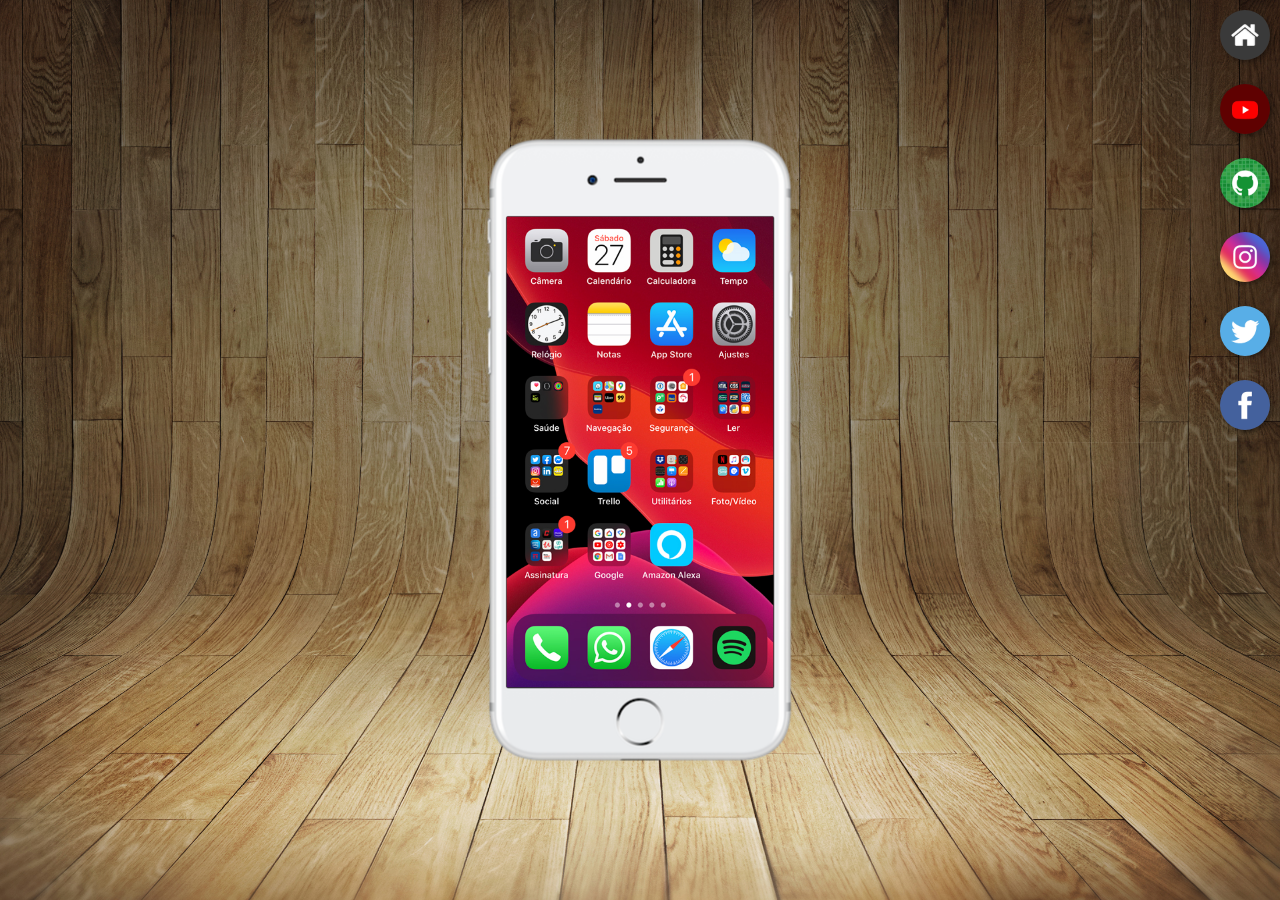
<file: index.html>
<!DOCTYPE html>
<html lang="pt-br">
<head>
    <meta charset="UTF-8">
    <meta name="viewport" content="width=device-width, initial-scale=1.0">
    <link rel="shortcut icon" href="favicon.ico" type="image/x-icon">
    <title>Projeto Redes Sociais</title>
    <link rel="stylesheet" href="estilos/style.css">
</head>
<body>
    <main>
        <section id="telefone">
            <iframe src="home.html" name="tela" id="tela" frameborder="0">Seu navegador não é compatível com isso.</iframe>
        </section>
        <section id="redes-sociais">
            <a href="home.html" target="tela"><img src="imagens/logo-home.jpg" alt="home"></a><br>
            <a href="youtube.html" target="tela"> <img src="imagens/logo-youtube.jpg" alt="youtube"></a><br>
            <a href="github.html" target="tela"><img src="imagens/logo-github.jpg" alt="github"></a><br>
            <a href="instagram.html" target="tela"><img src="imagens/logo-instagram.jpg" alt="instagram"></a><br>
            <a href="twitter.html" target="tela"><img src="imagens/logo-twitter.jpg" alt="twitter"></a><br>
            <a href="facebook.html" target="tela"><img src="imagens/logo-facebook.jpg" alt="facebook"></a><br>
        </section>
    </main>
</body>
</html>
</file>
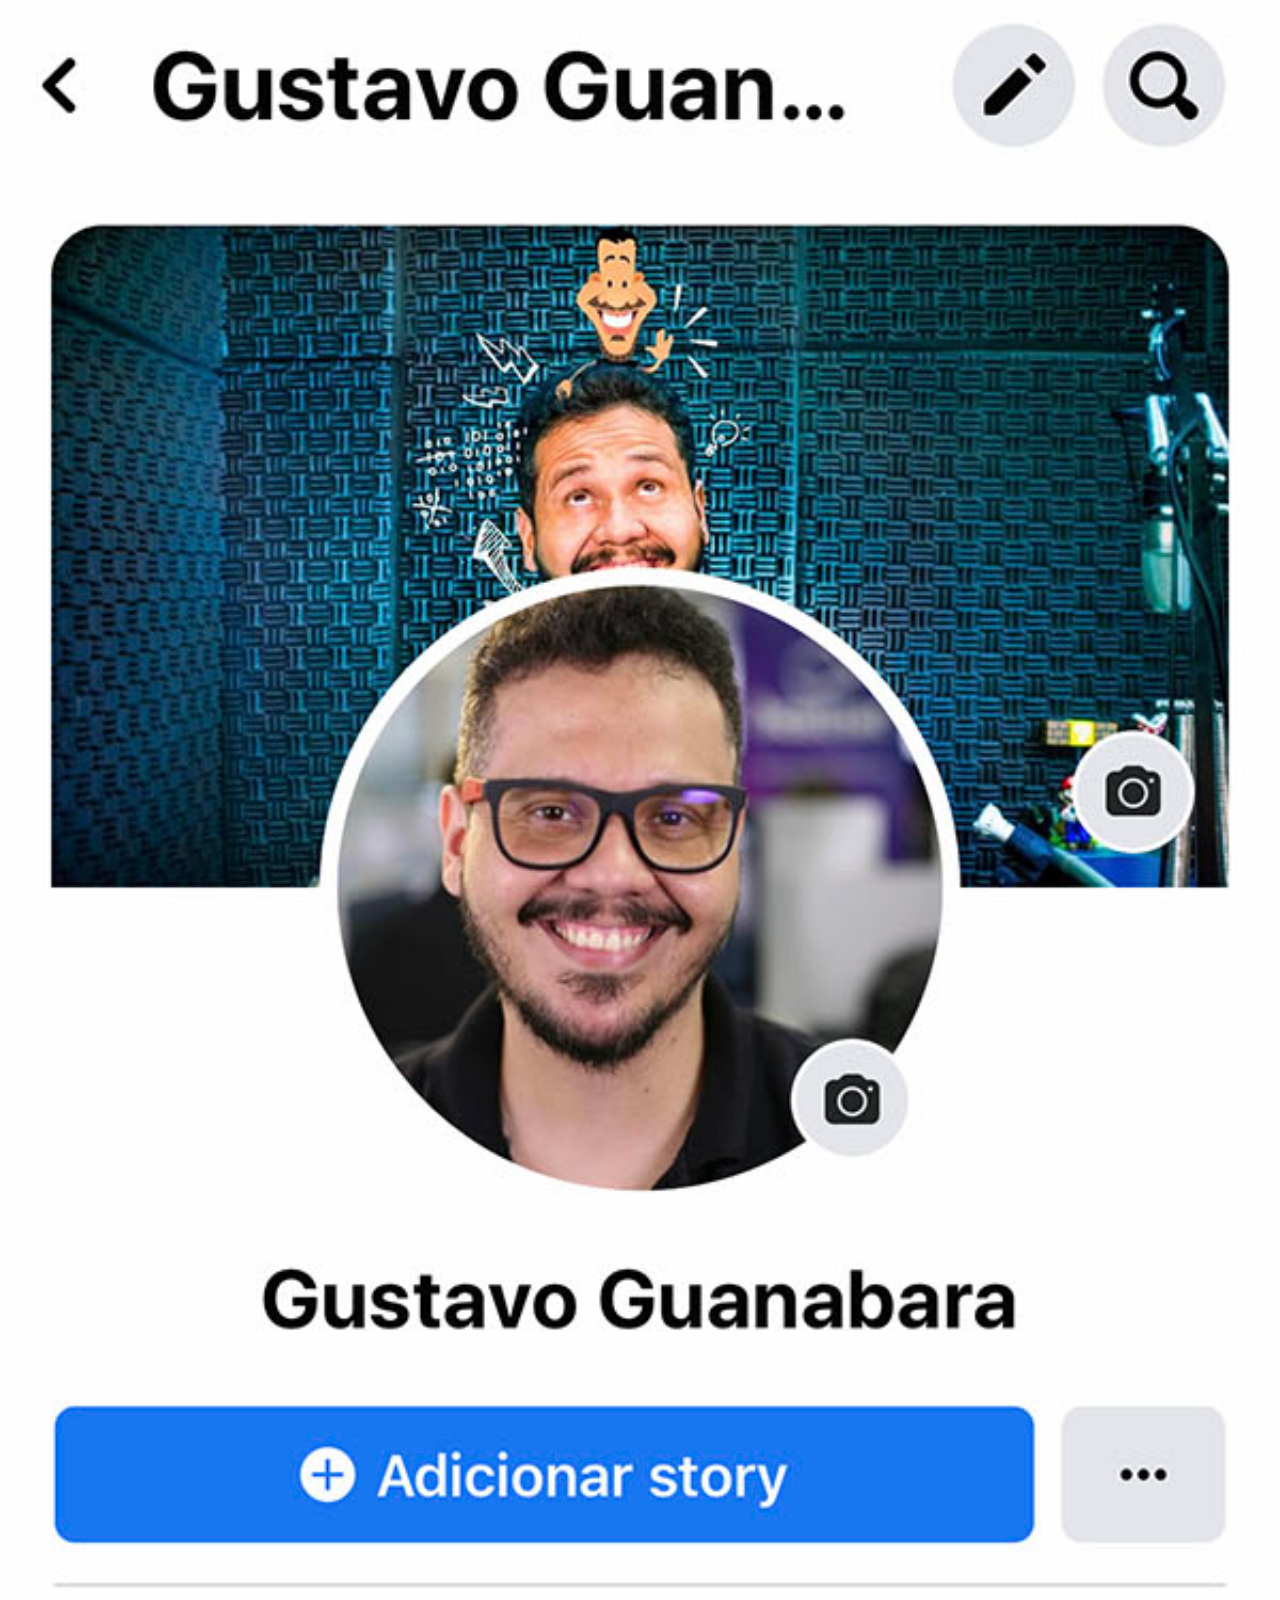
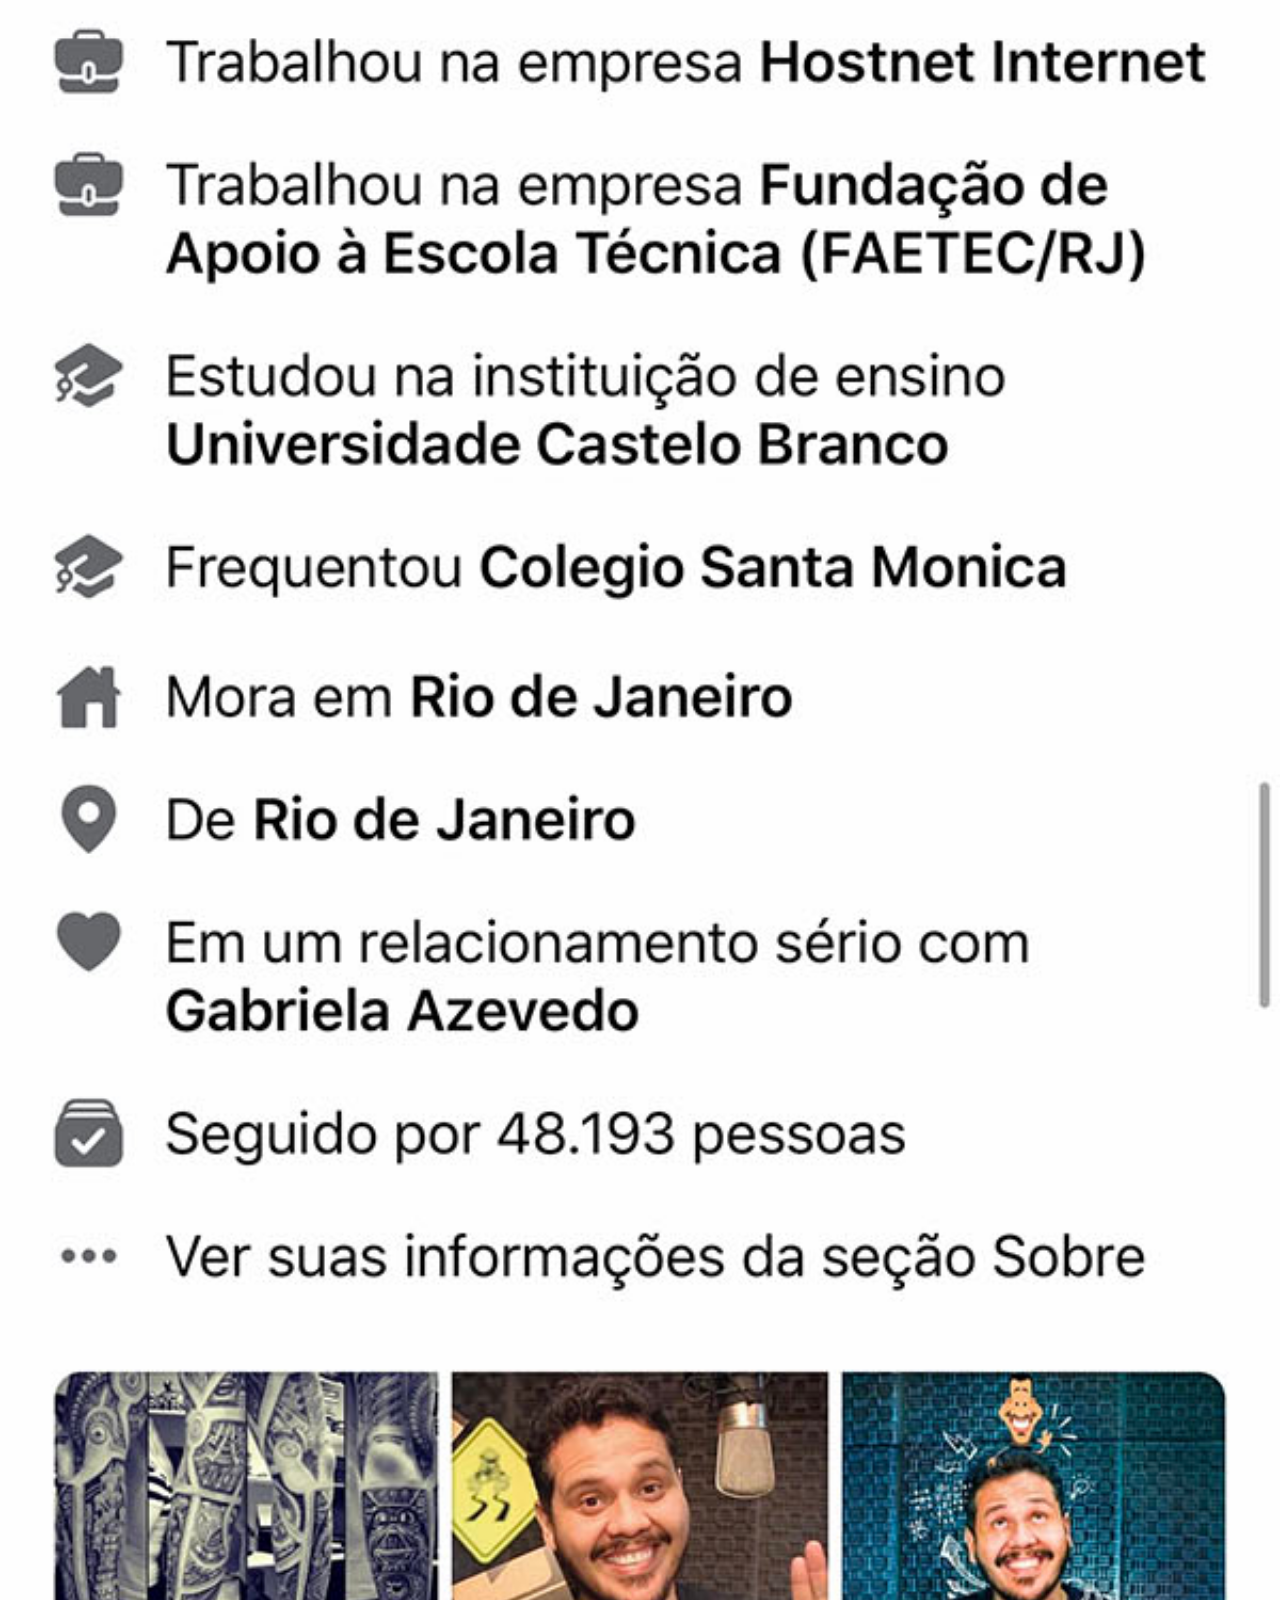
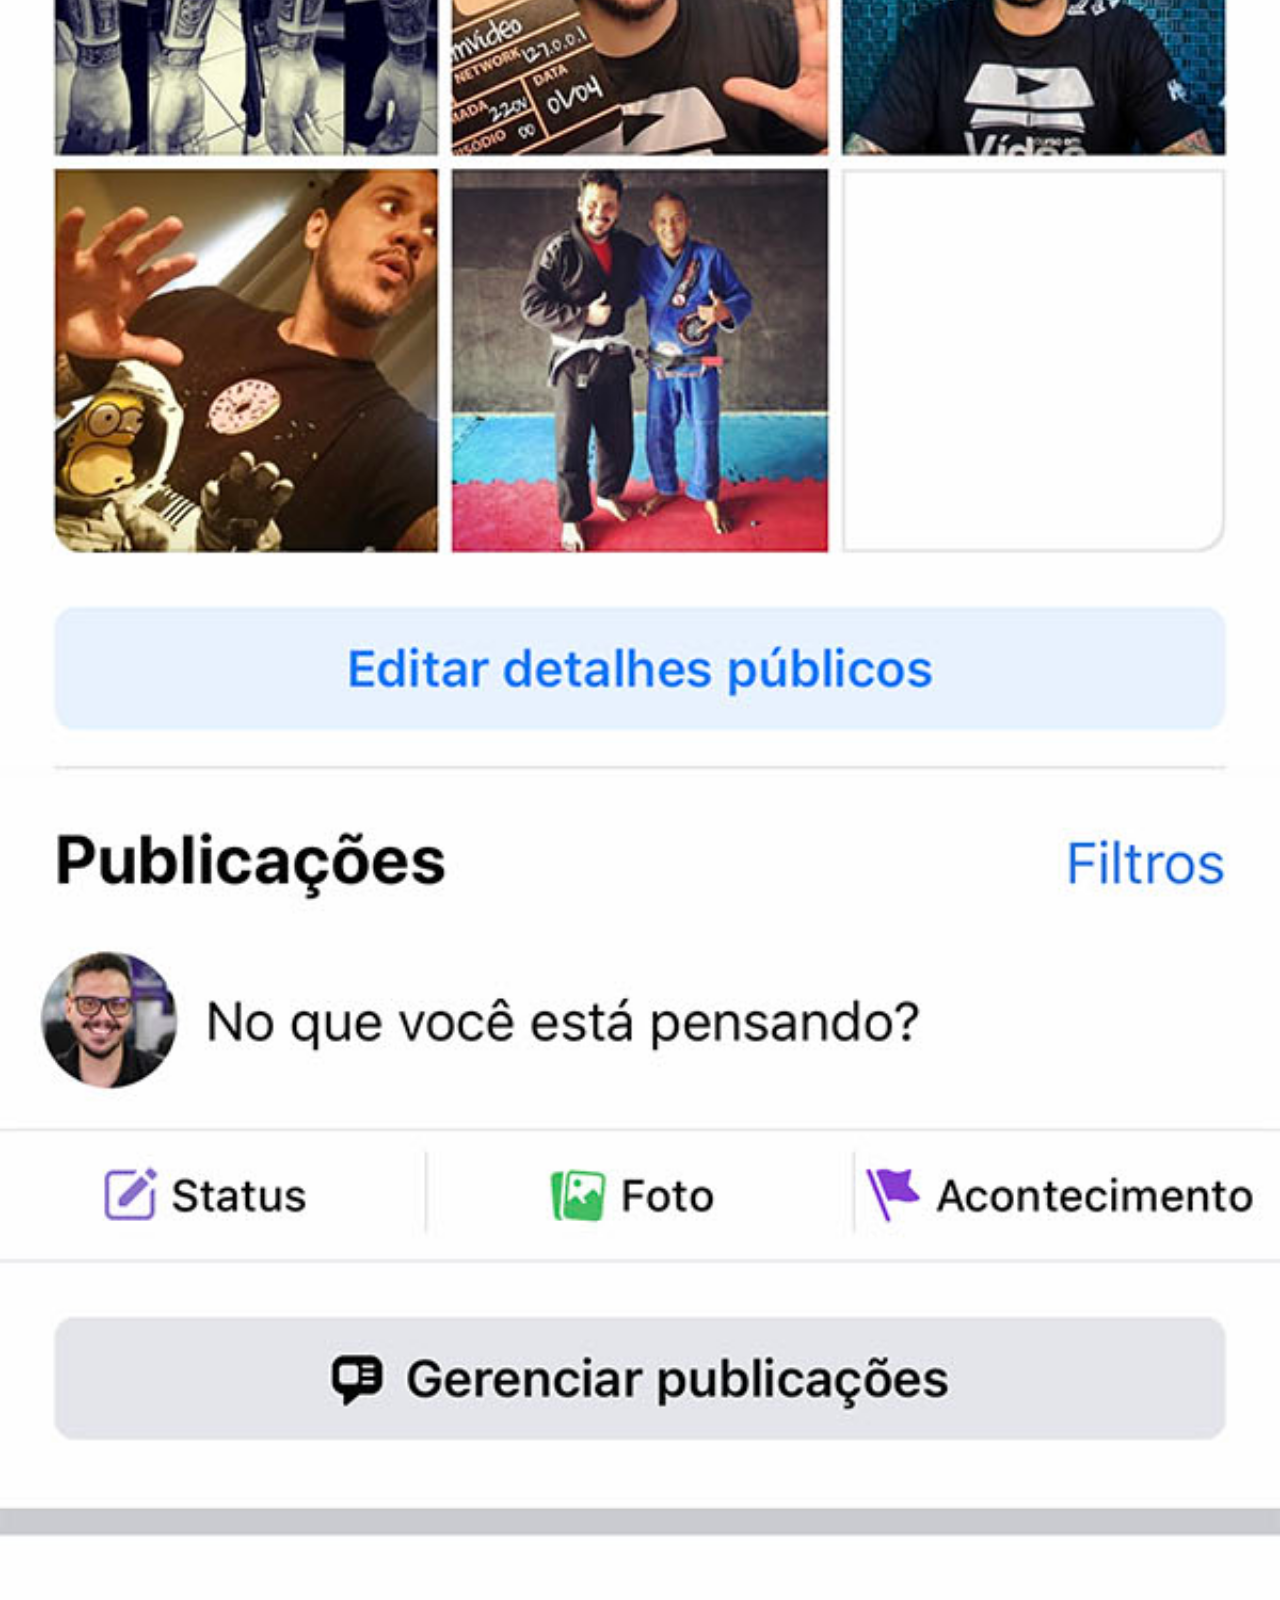
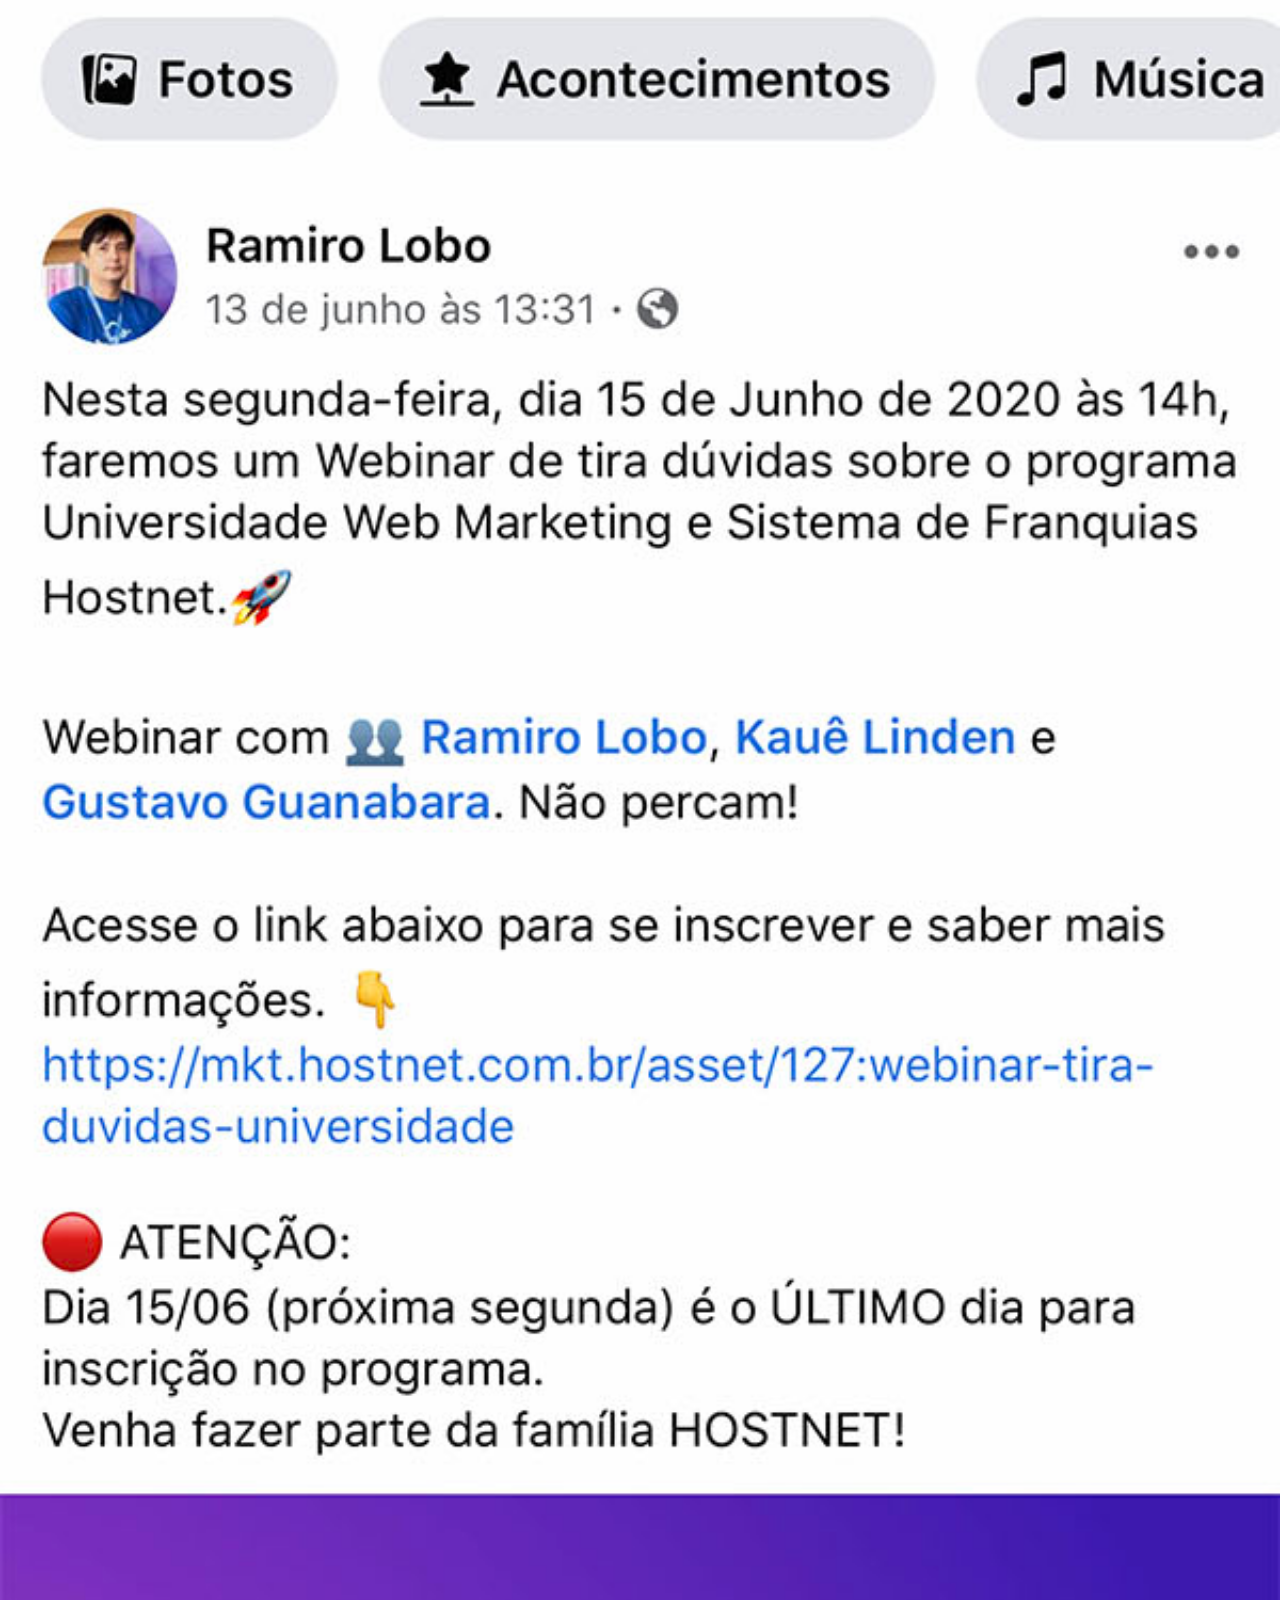
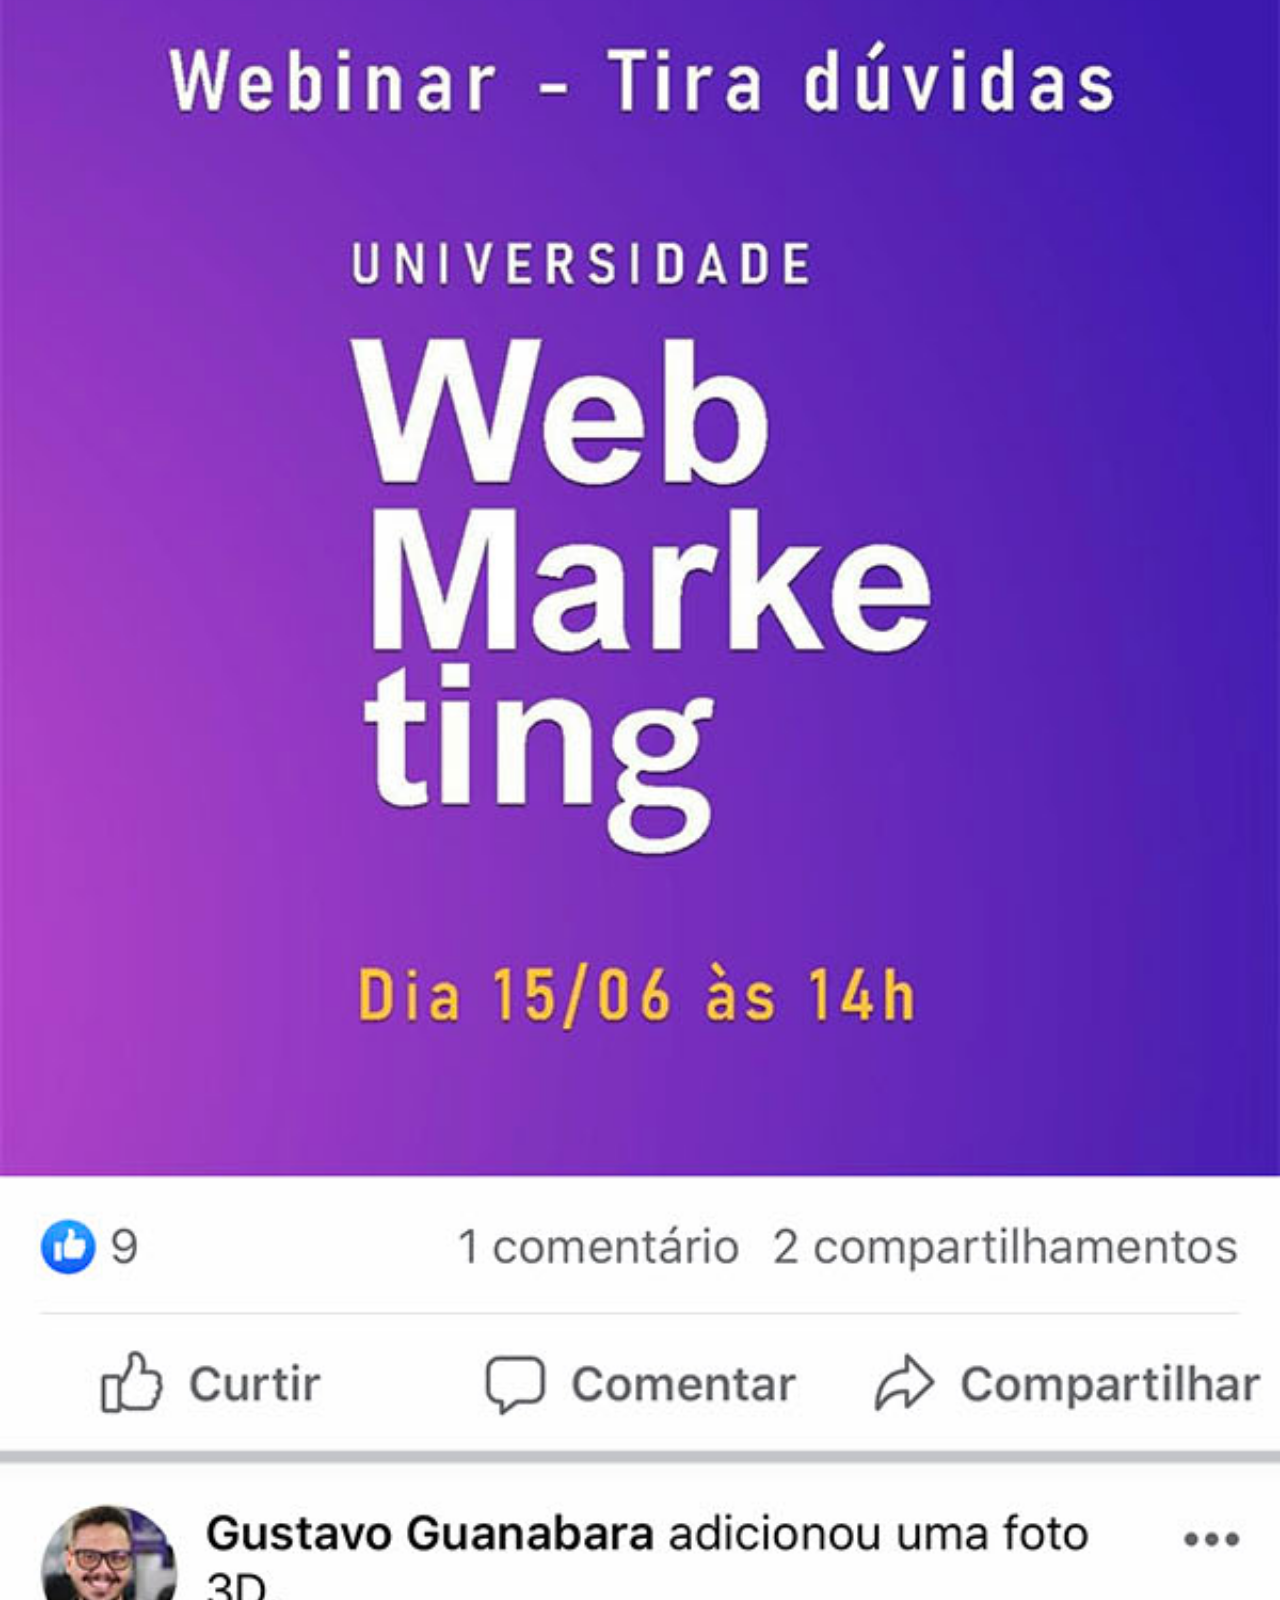
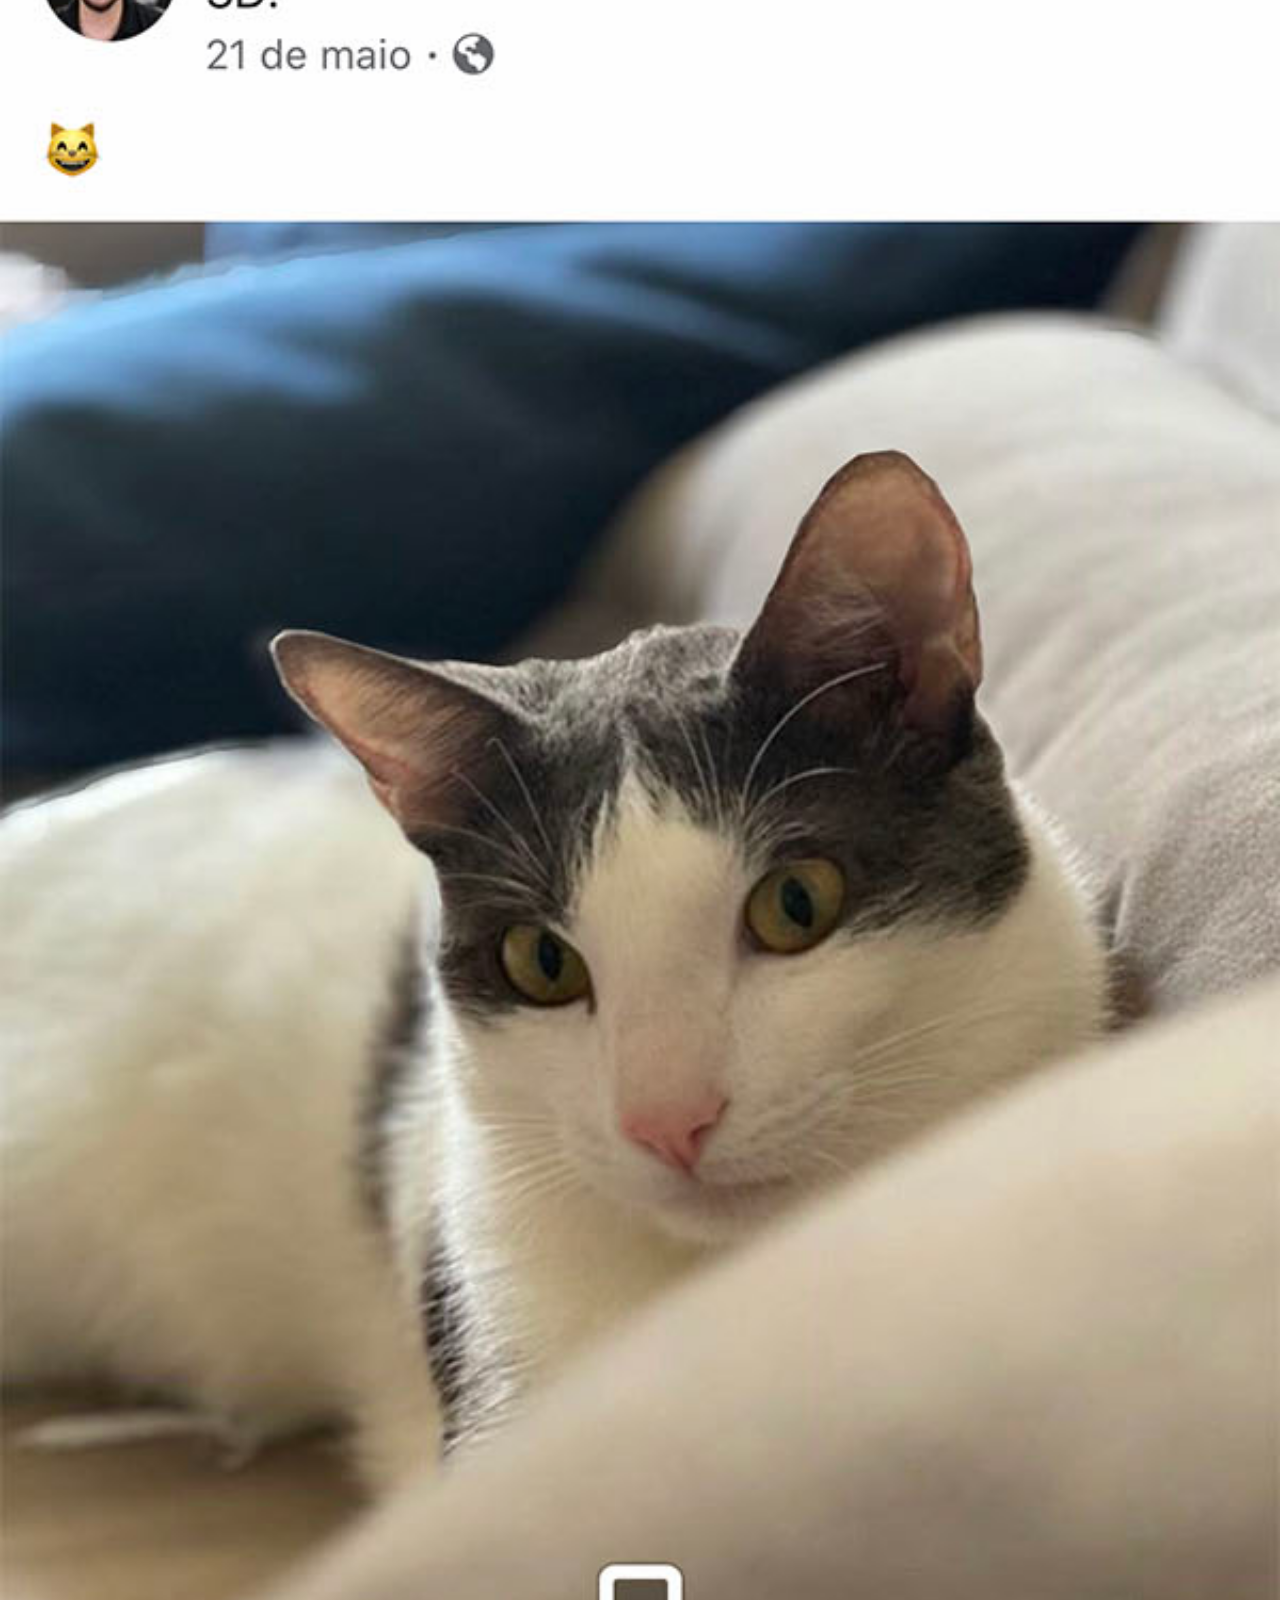
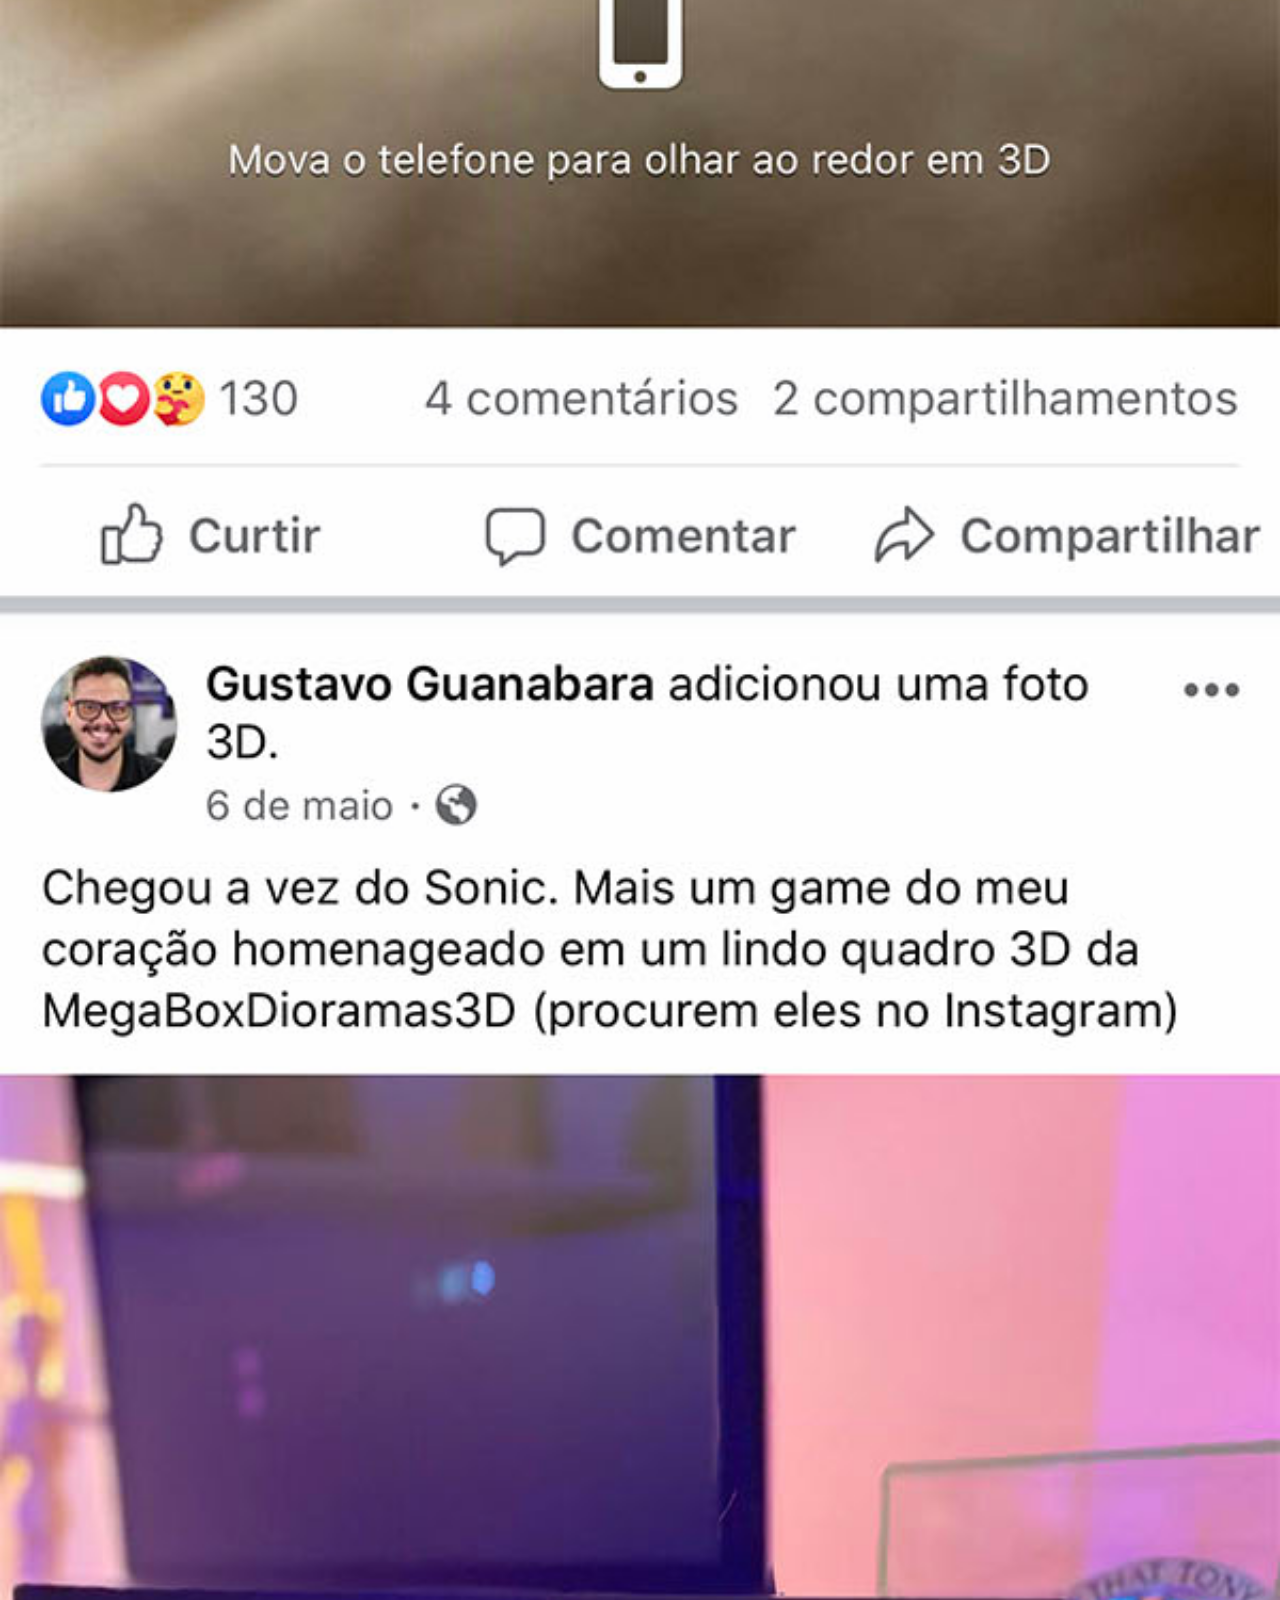
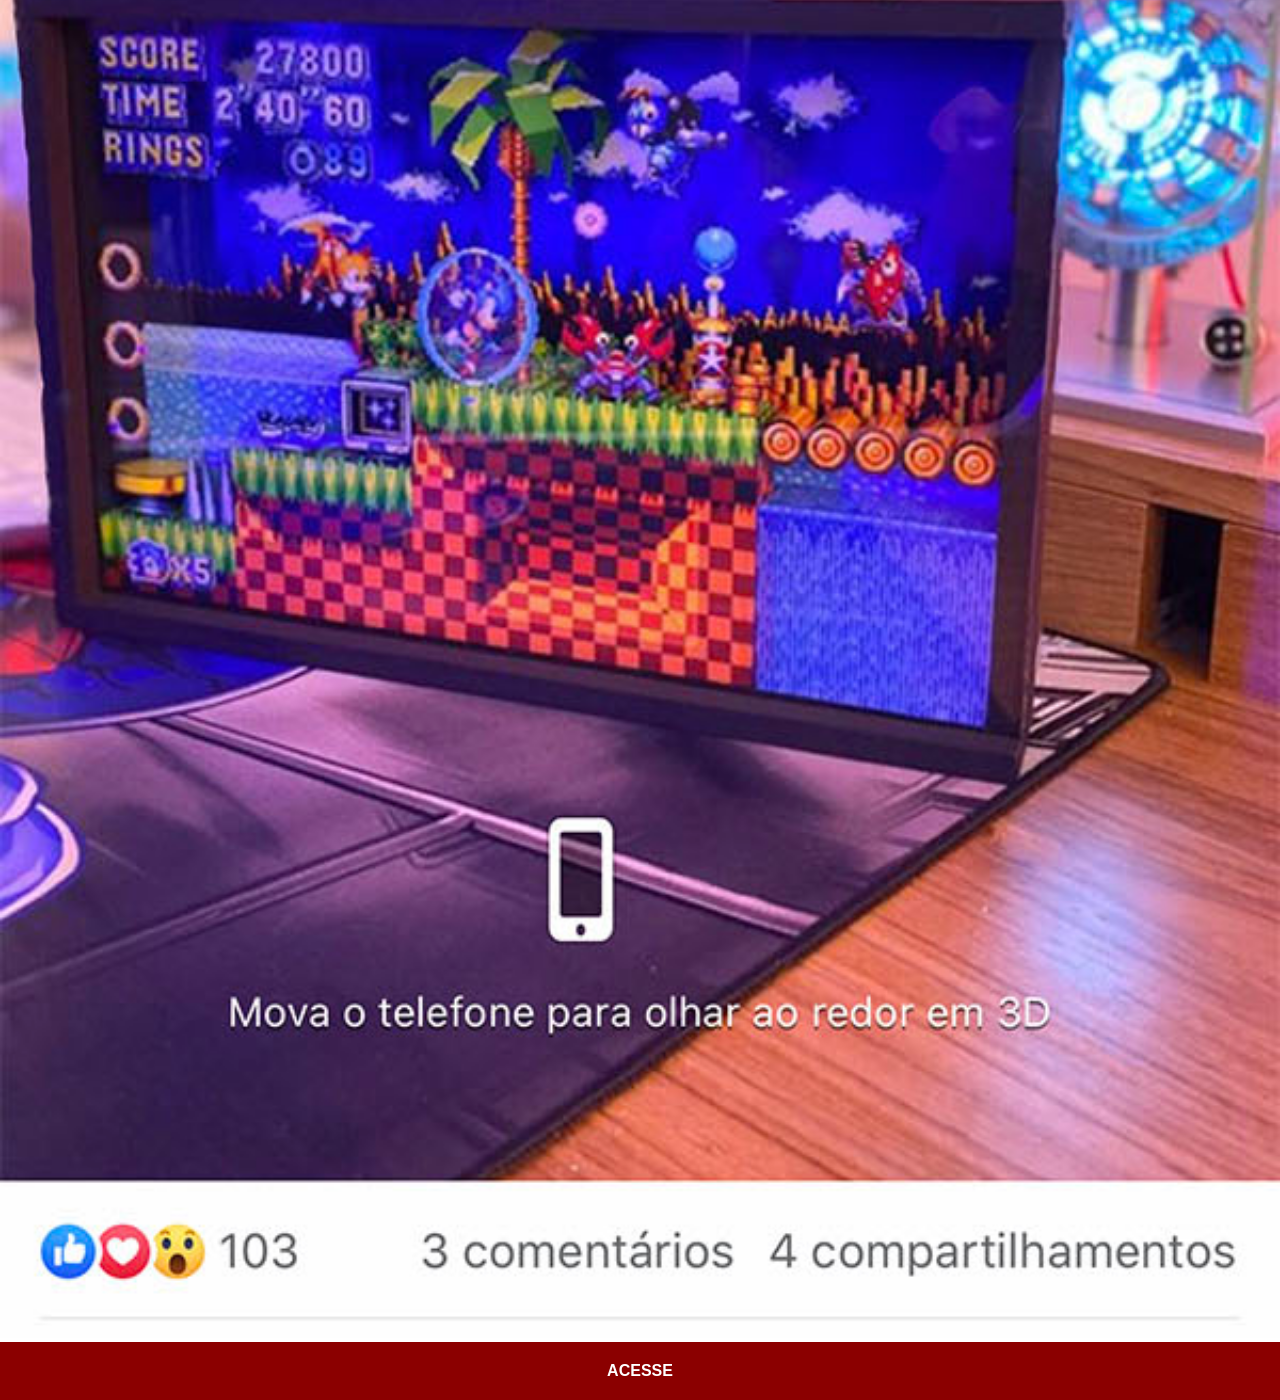
<file: facebook.html>
<!DOCTYPE html>
<html lang="pt-br">
<head>
    <meta charset="UTF-8">
    <meta name="viewport" content="width=device-width, initial-scale=1.0">
    <title>Twitter</title>
    <link rel="stylesheet" href="estilos/social.css".css">
</head>
<body>
    <img src="imagens/tela-facebook.jpg" alt="Facebook">
    <a href="https://www.instagram.com/gustavoguanabara/" target="_blank">ACESSE</a>
</body>
</html>
</file>
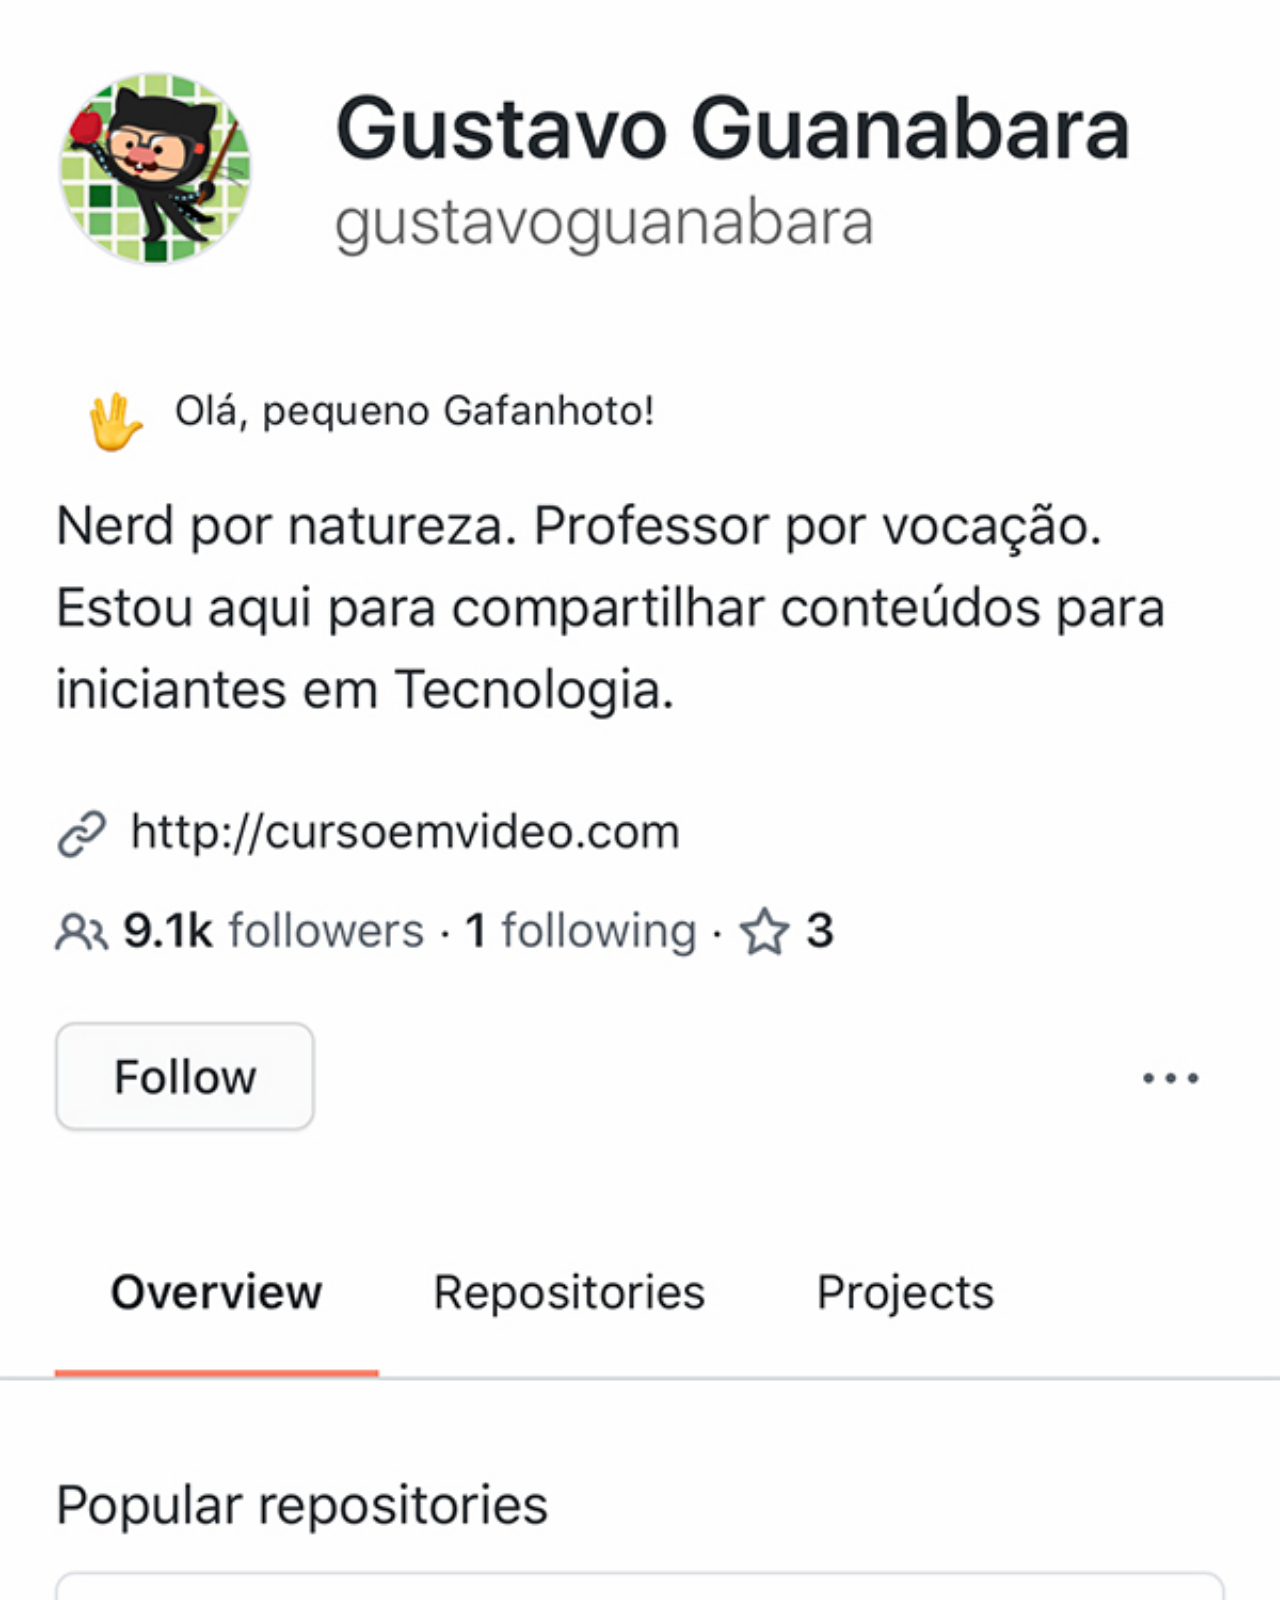
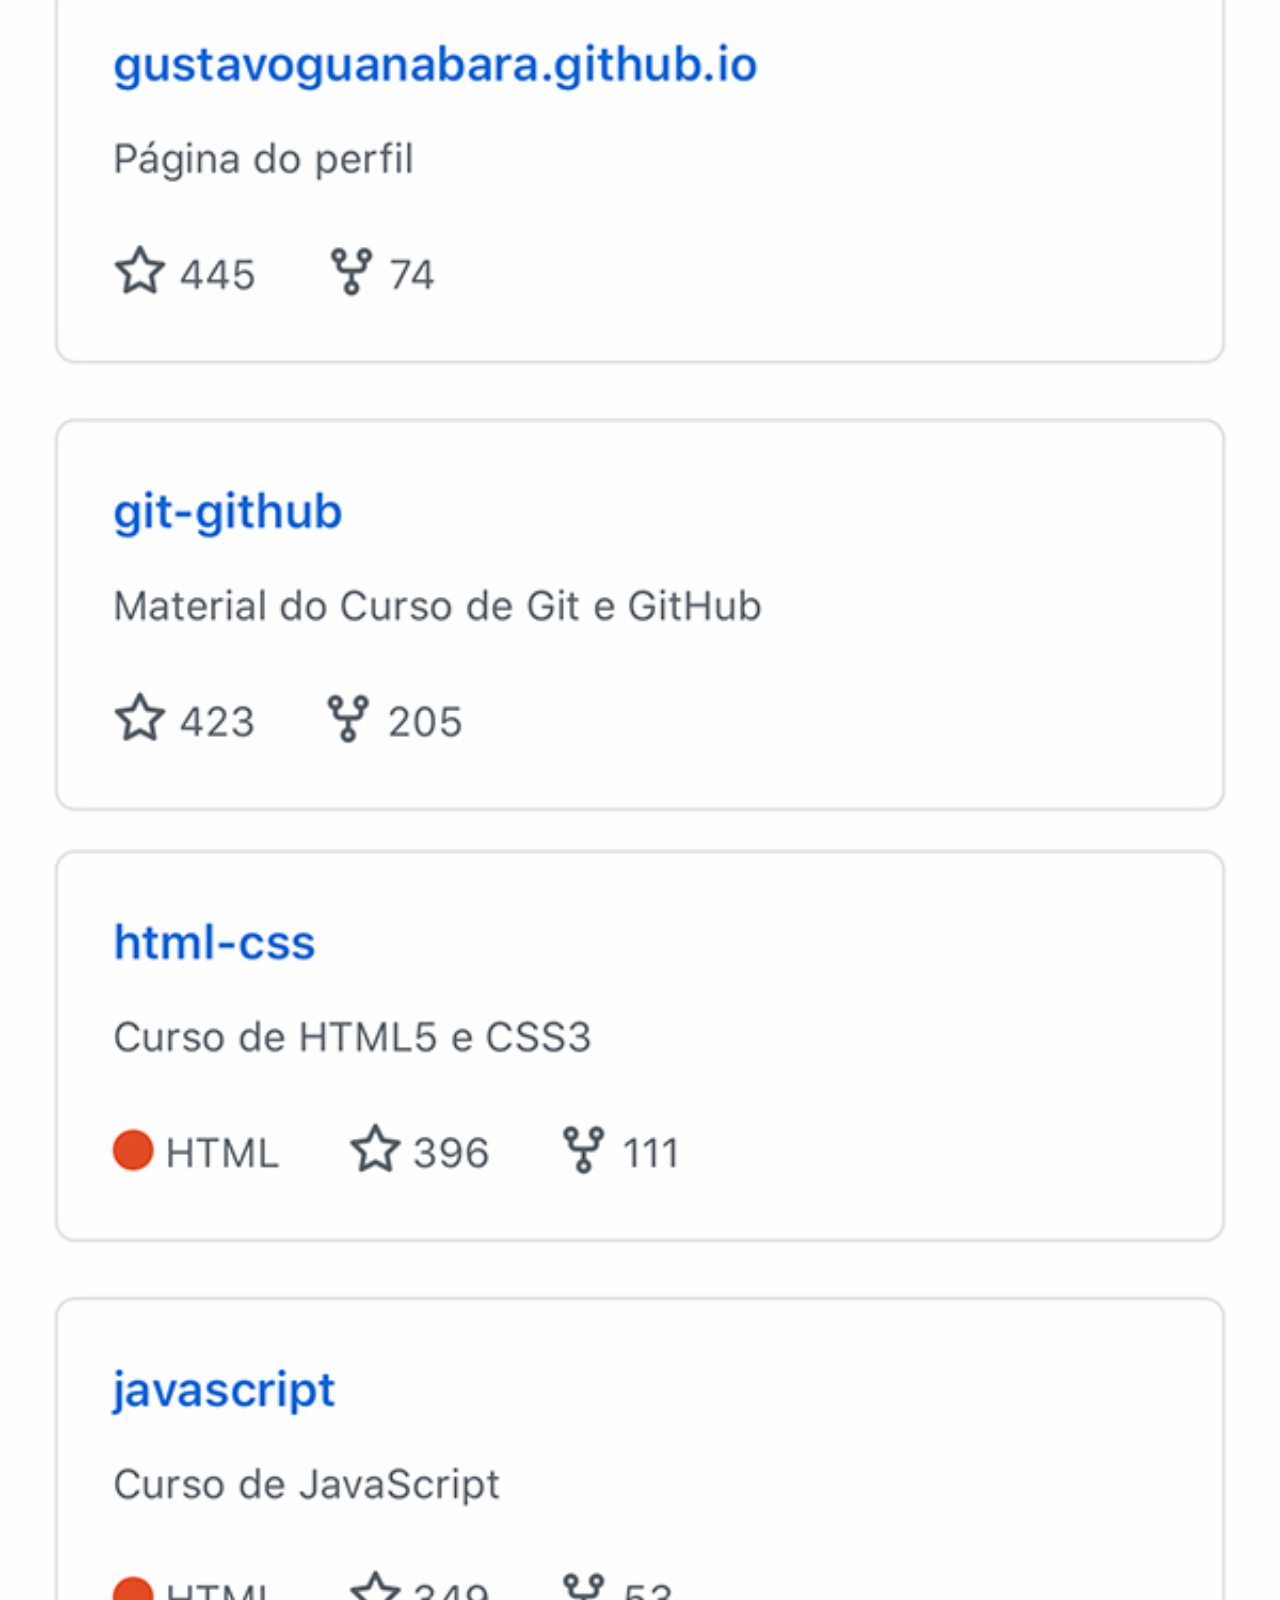
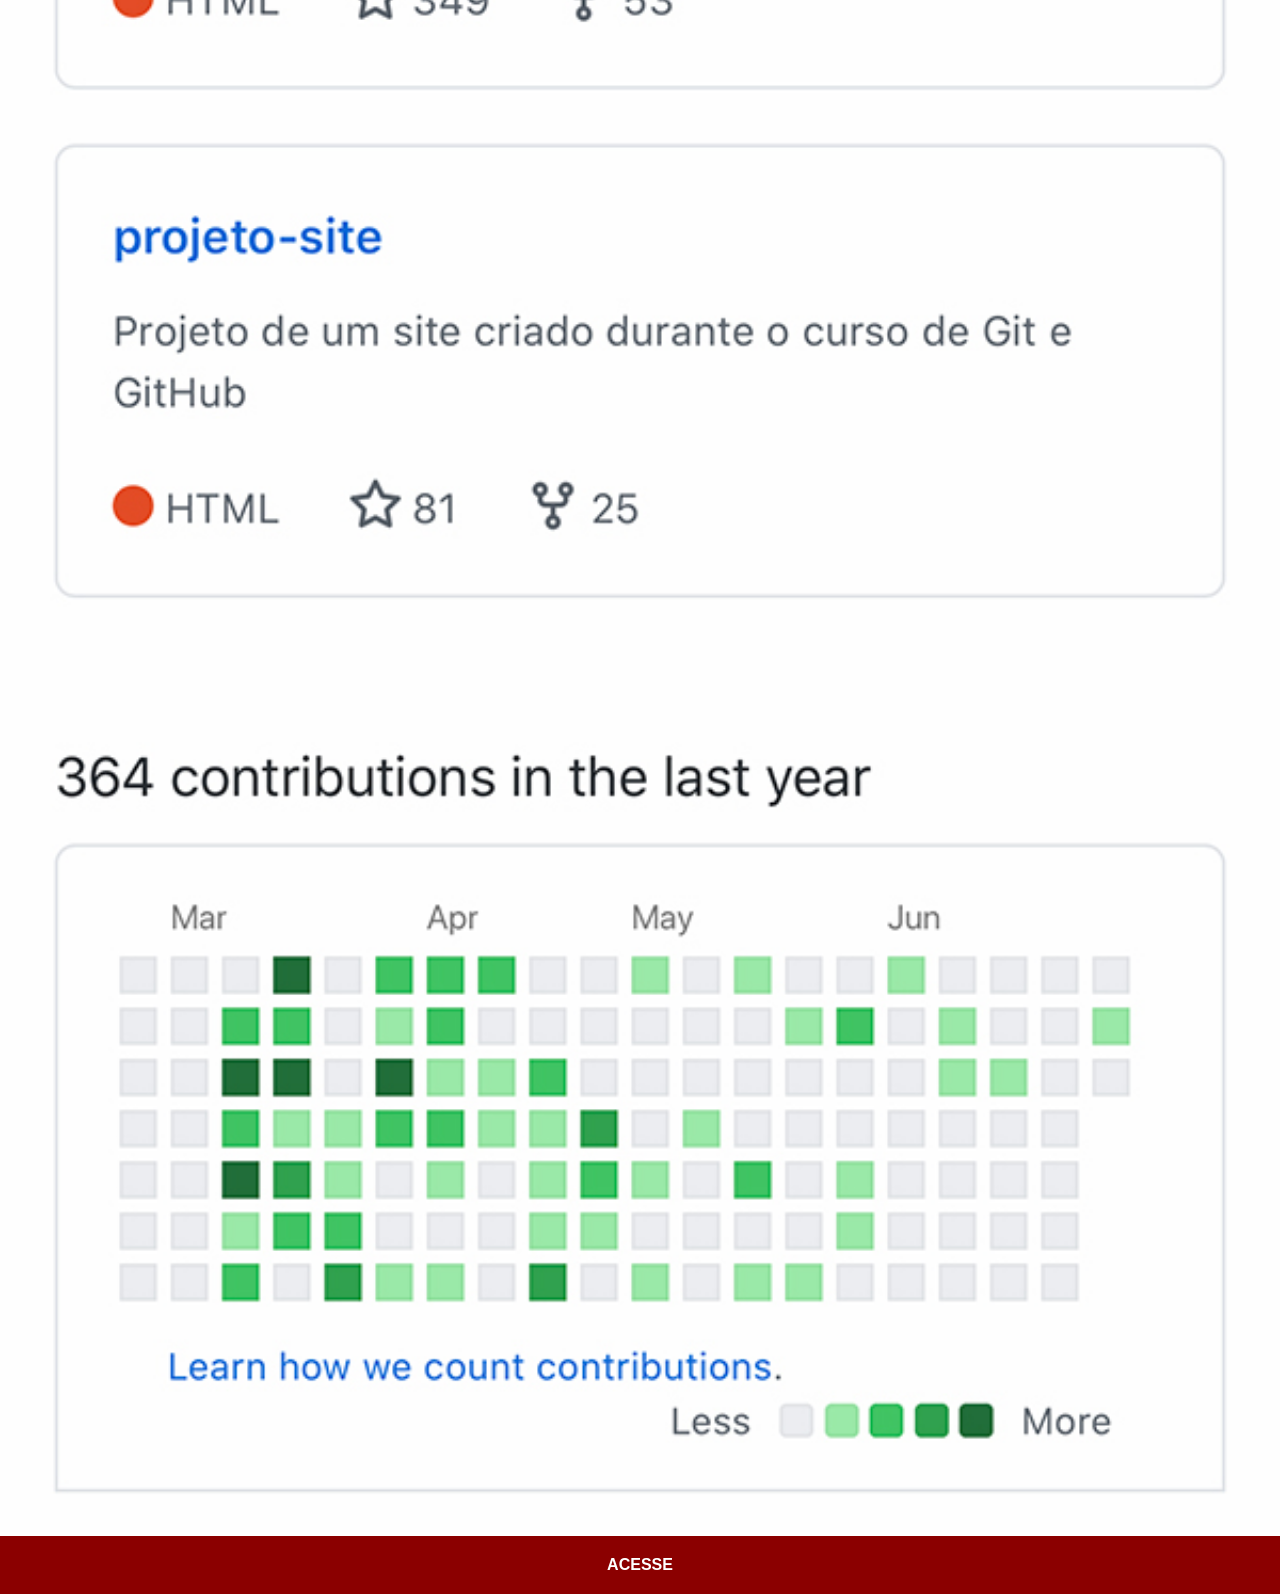
<file: github.html>
<!DOCTYPE html>
<html lang="pt-br">
<head>
    <meta charset="UTF-8">
    <meta name="viewport" content="width=device-width, initial-scale=1.0">
    <title>Github</title>
    <link rel="stylesheet" href="estilos/social.css".css">
</head>
<body>
    <img src="imagens/tela-github.jpg" alt="Github">
    <a href="https://gustavoguanabara.github.io" target="_blank">ACESSE</a>
</body>
</html>
</file>
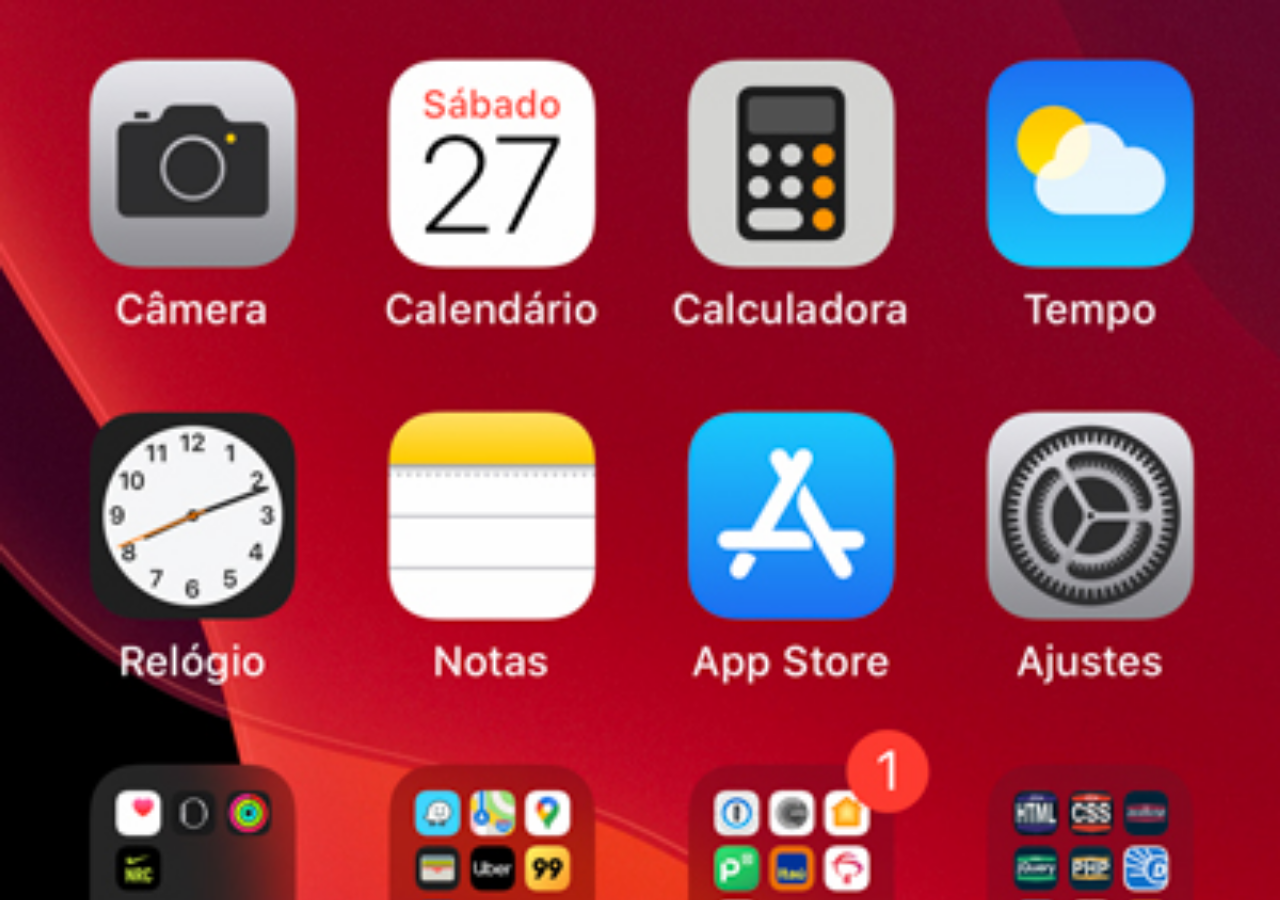
<file: home.html>
<!DOCTYPE html>
<html lang="pt-br">
<head>
    <meta charset="UTF-8">
    <meta name="viewport" content="width=device-width, initial-scale=1.0">
    <title>Home</title>
</head>
<style>
    * {
        margin: 0px;
        padding: 0px;
    }

    body {
        width: 100vw;
        height: 100vh;
        background: black url('imagens/tela-home.jpg') no-repeat top center;
        background-size: cover;
    }
</style>
<body>
    
</body>
</html>
</file>
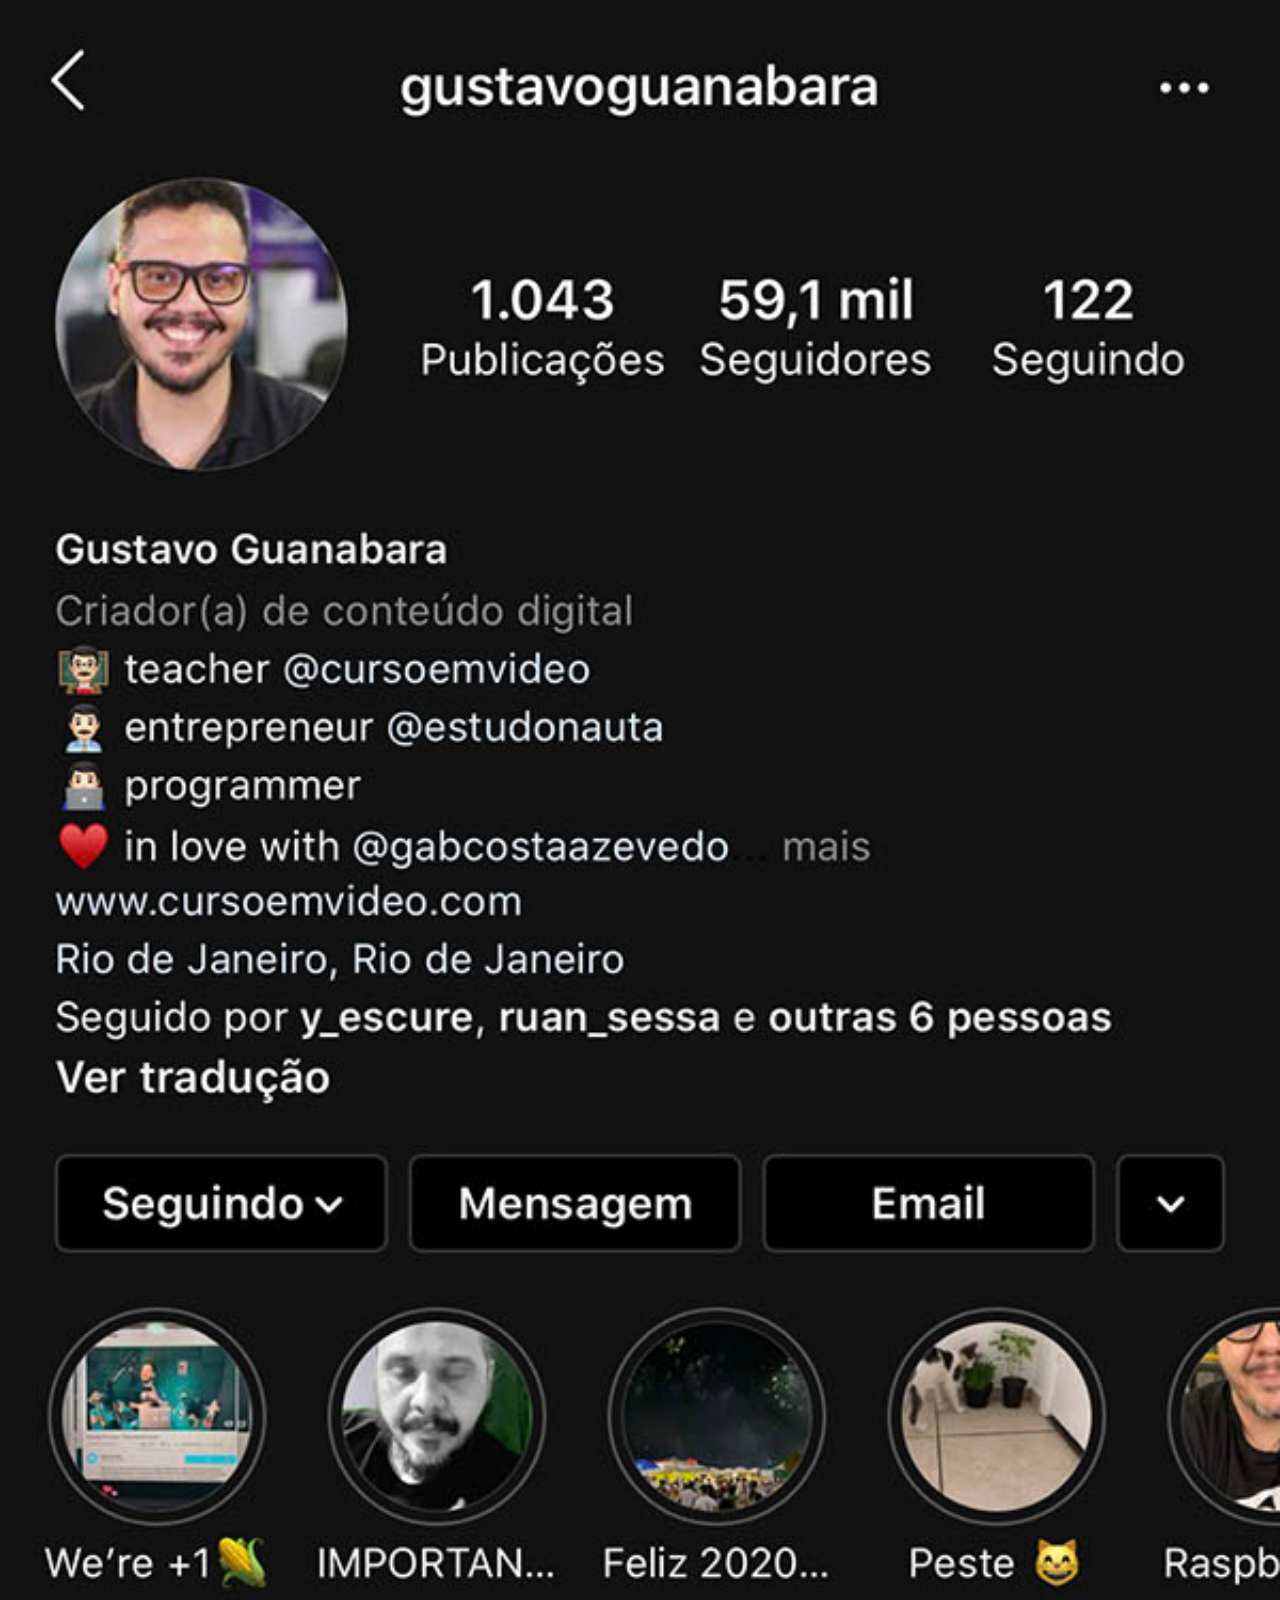
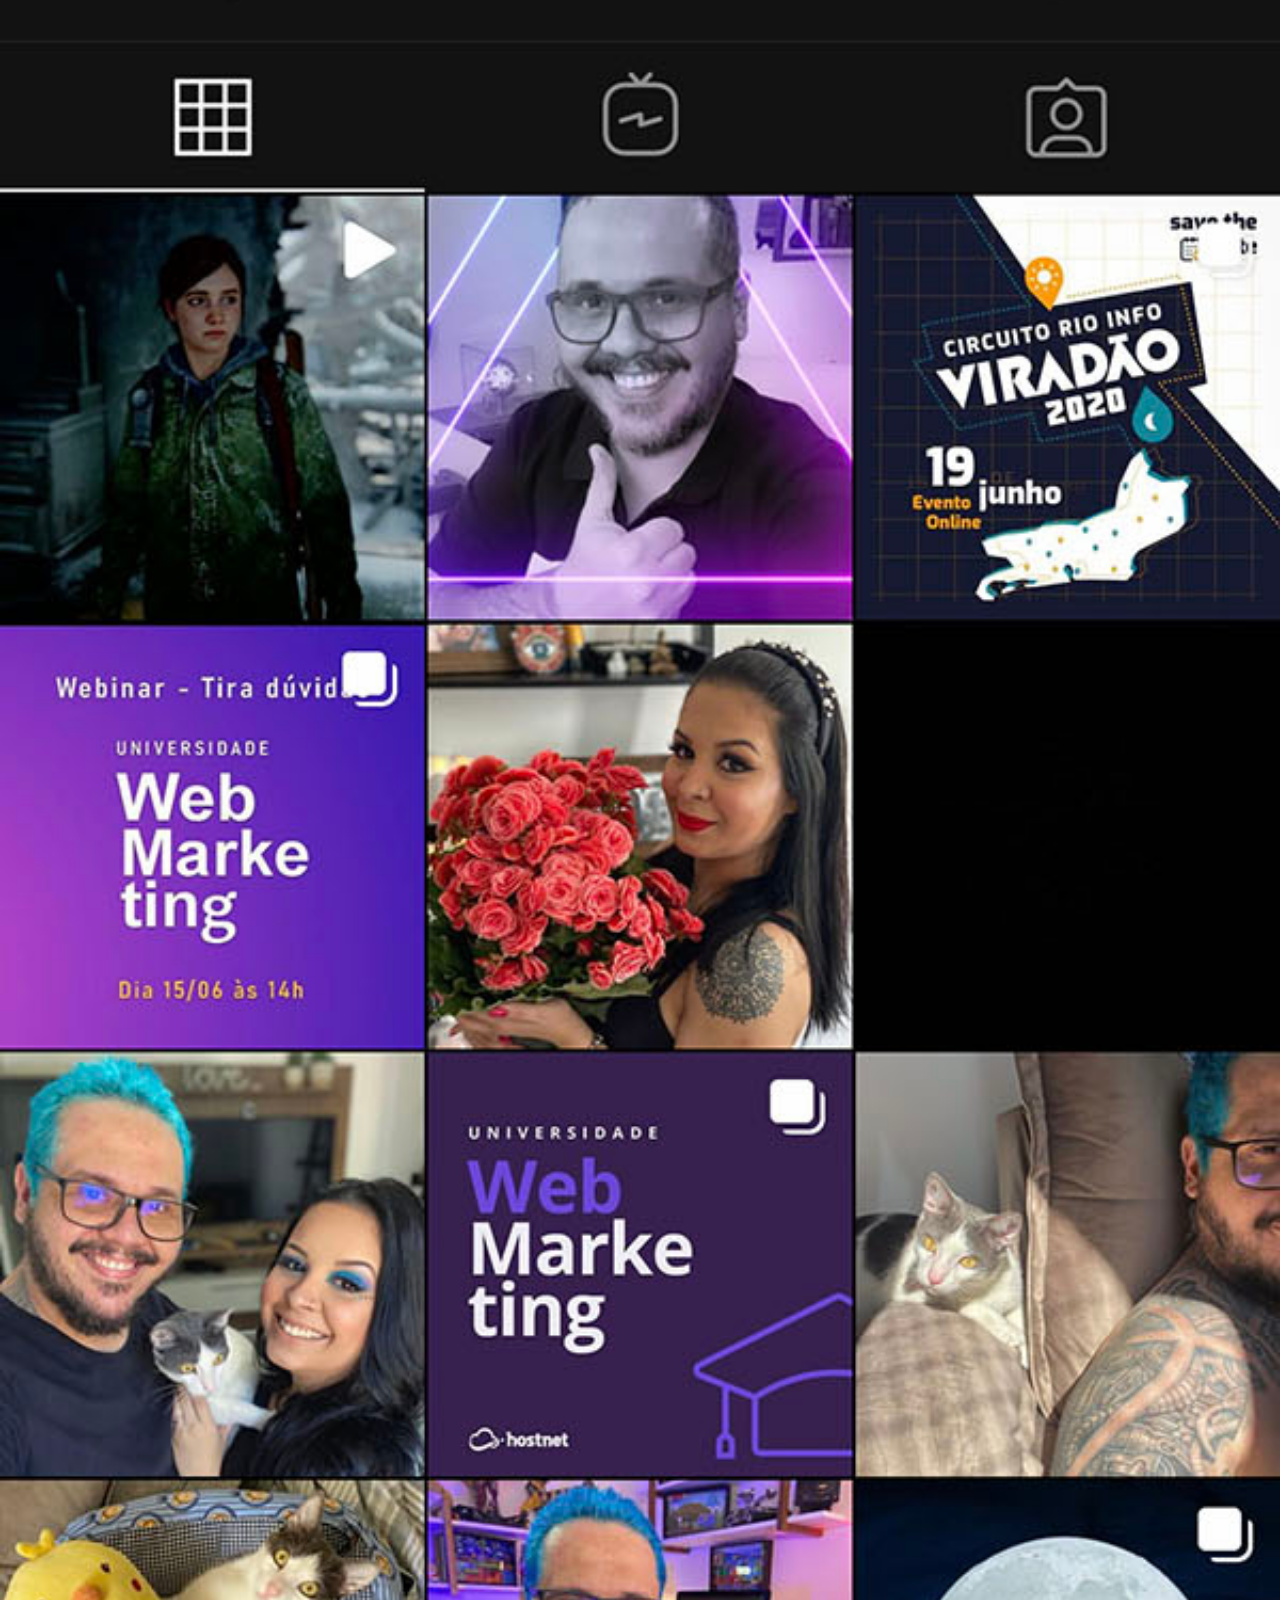
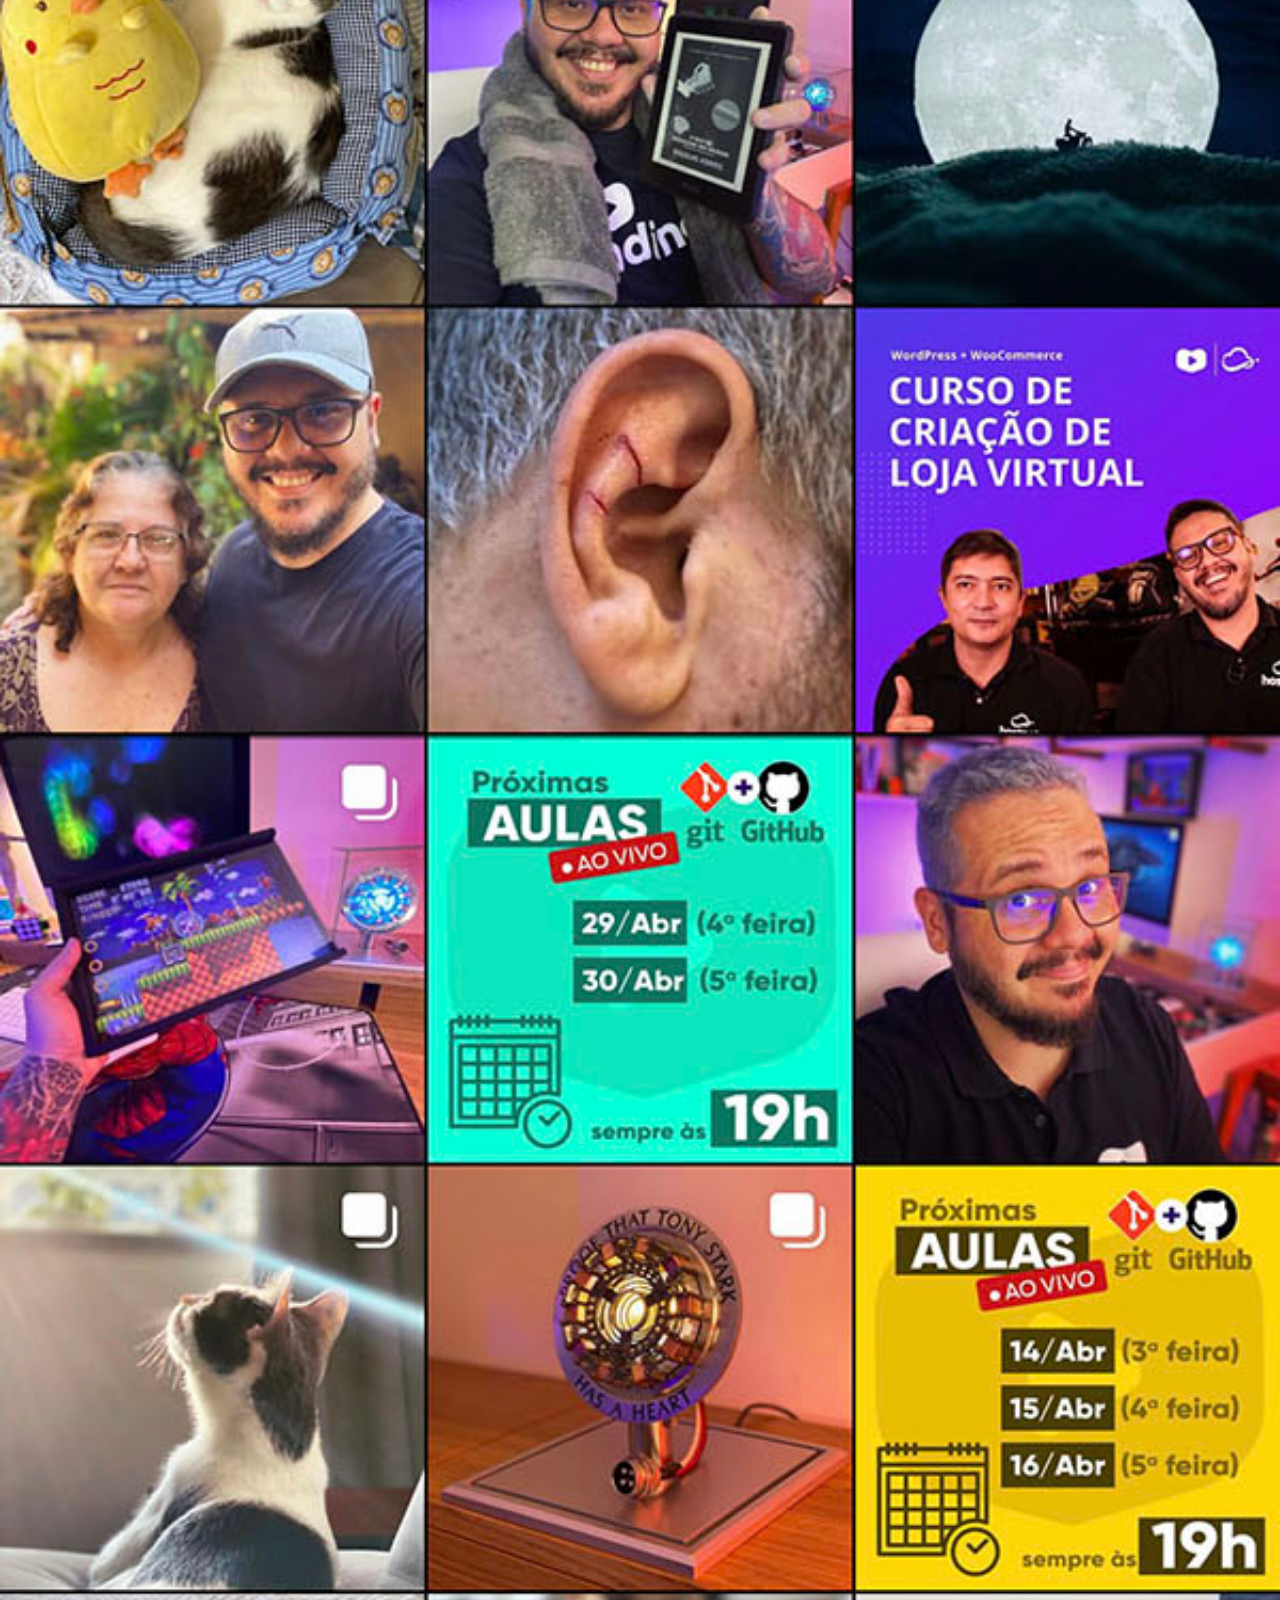
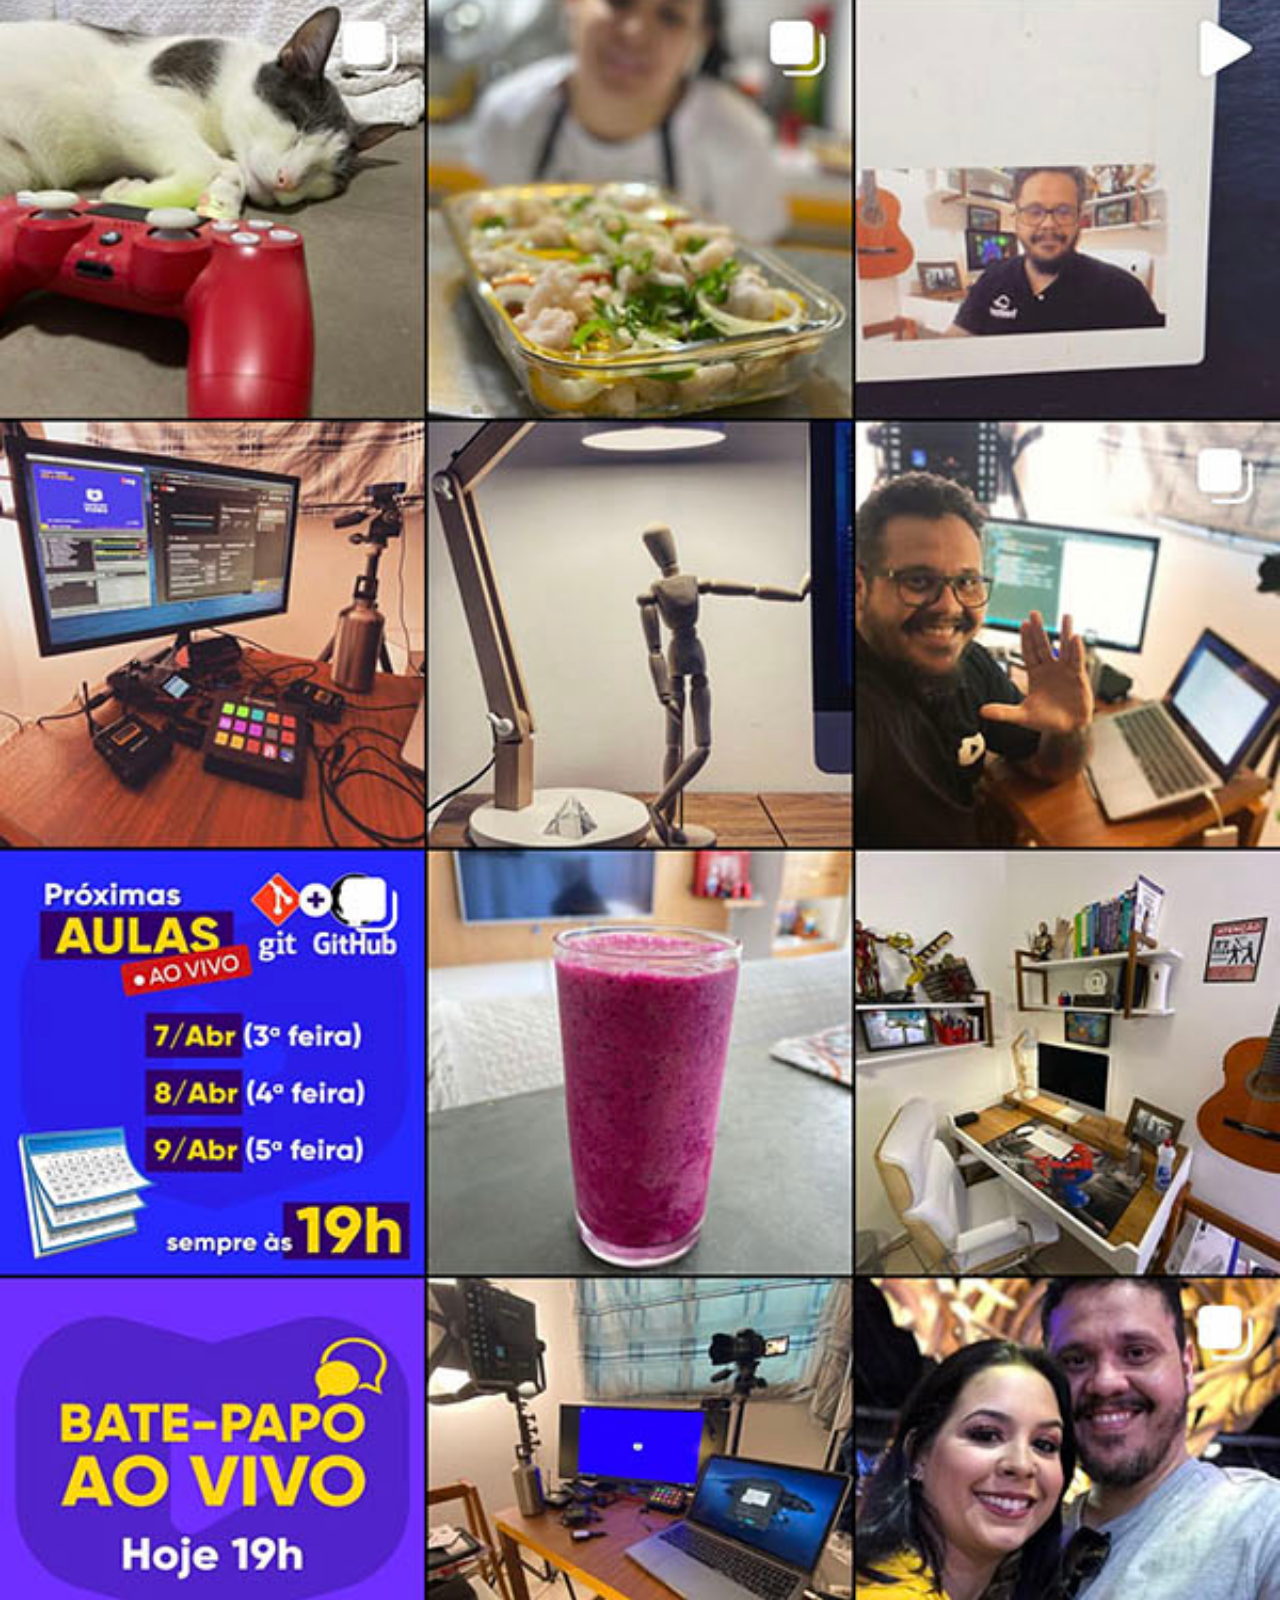
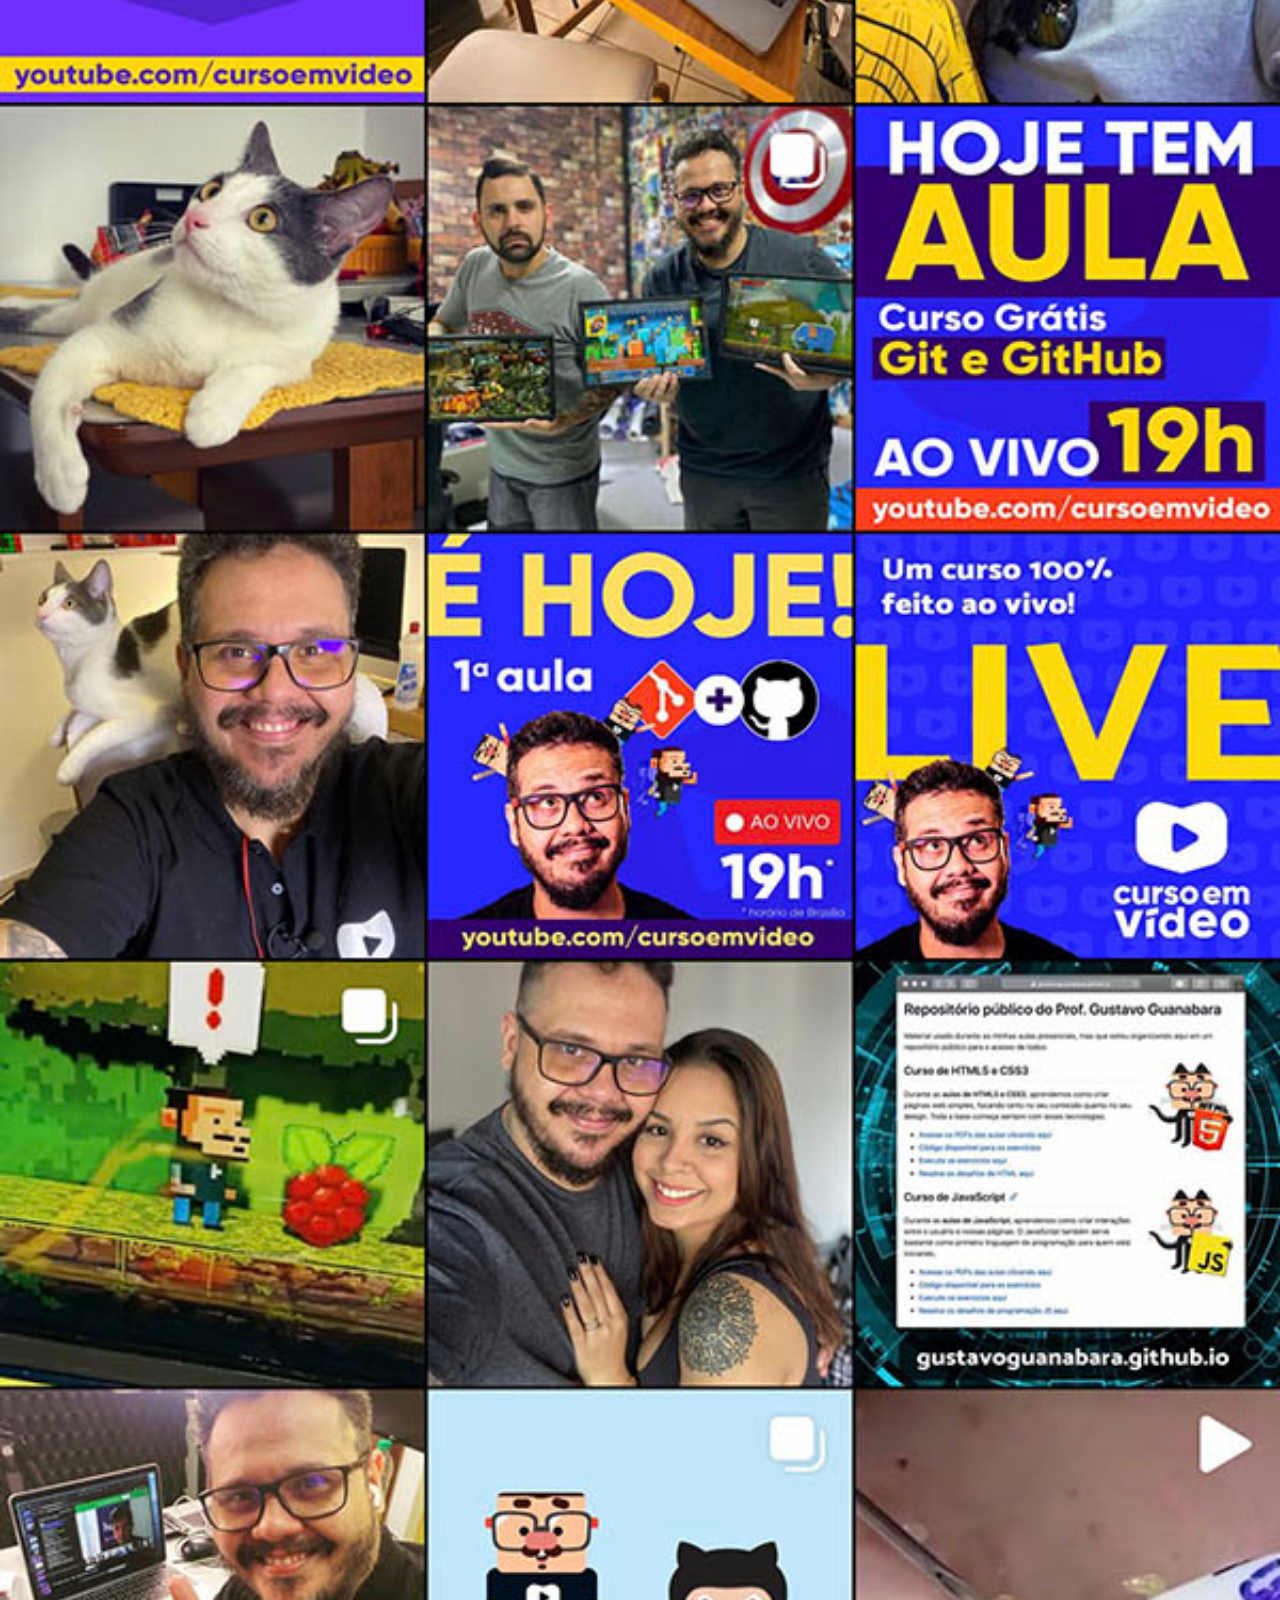
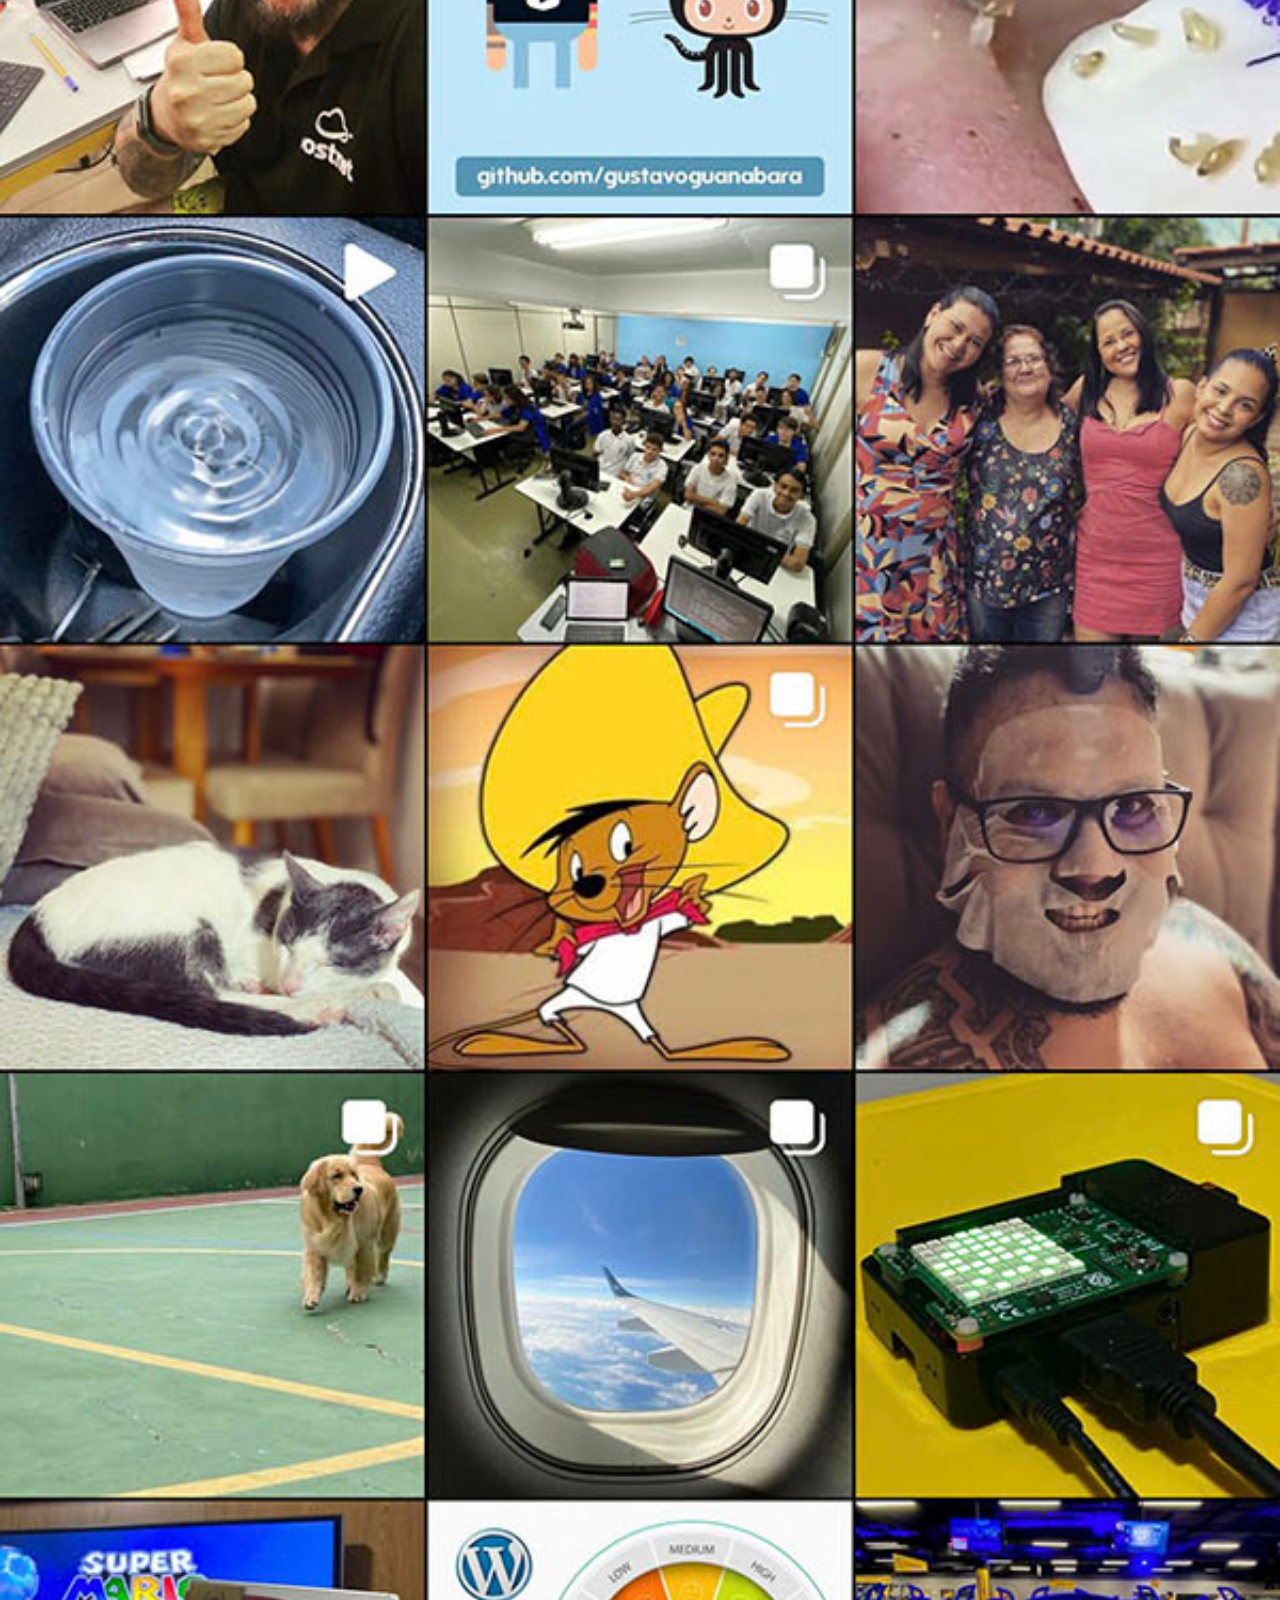
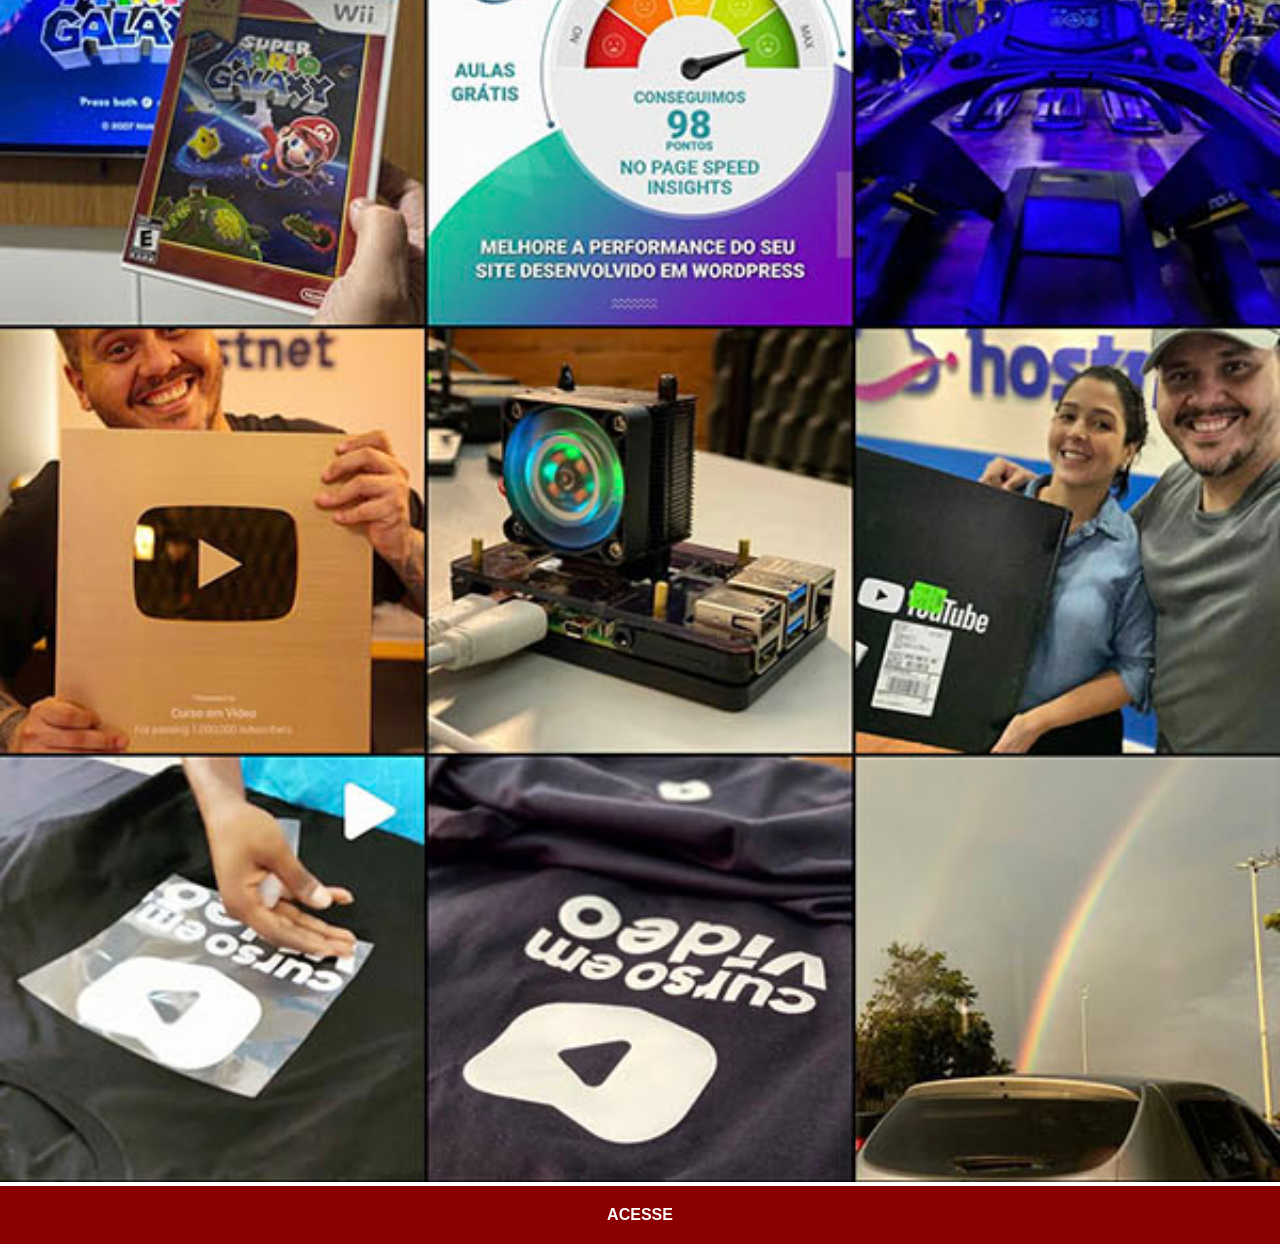
<file: instagram.html>
<!DOCTYPE html>
<html lang="pt-br">
<head>
    <meta charset="UTF-8">
    <meta name="viewport" content="width=device-width, initial-scale=1.0">
    <title>Instagram</title>
    <link rel="stylesheet" href="estilos/social.css".css">
</head>
<body>
    <img src="imagens/tela-instagram.jpg" alt="Instagram">
    <a href="https://www.instagram.com/gustavoguanabara/" target="_blank">ACESSE</a>
</body>
</html>
</file>
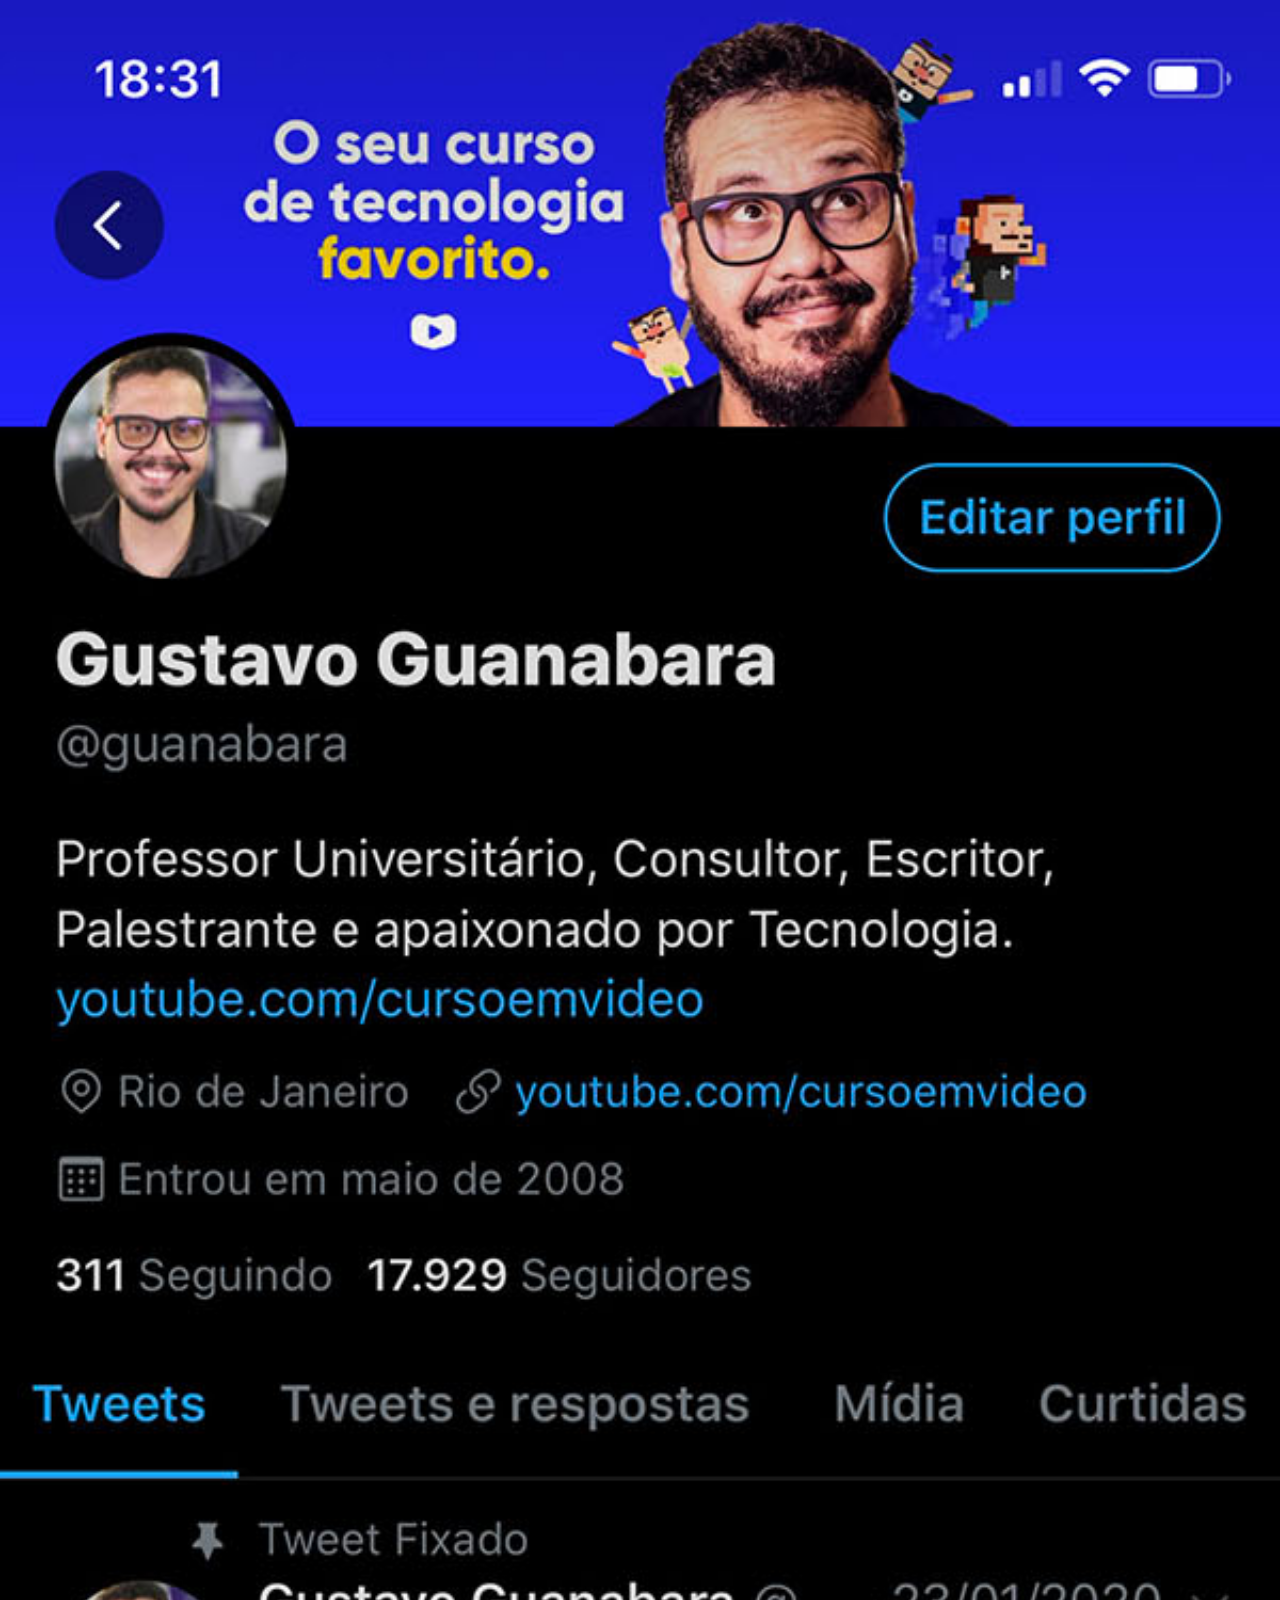
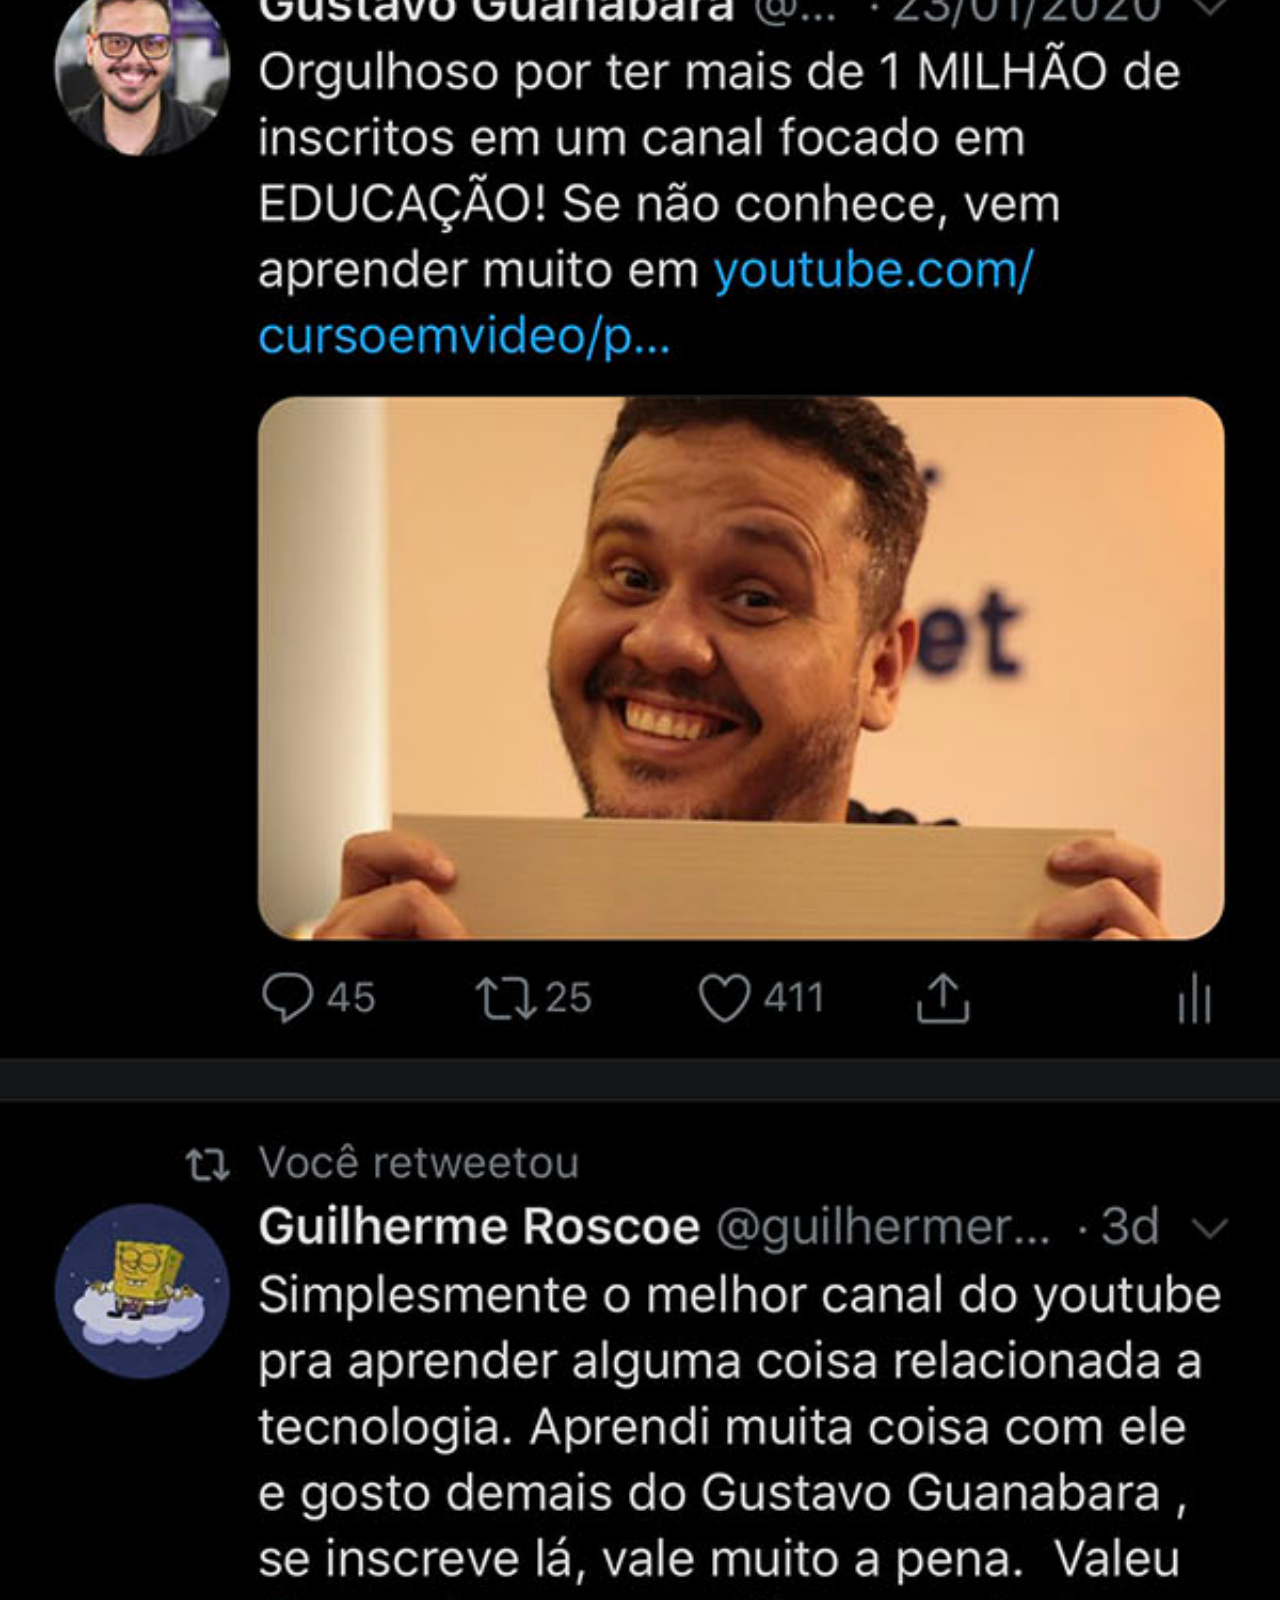
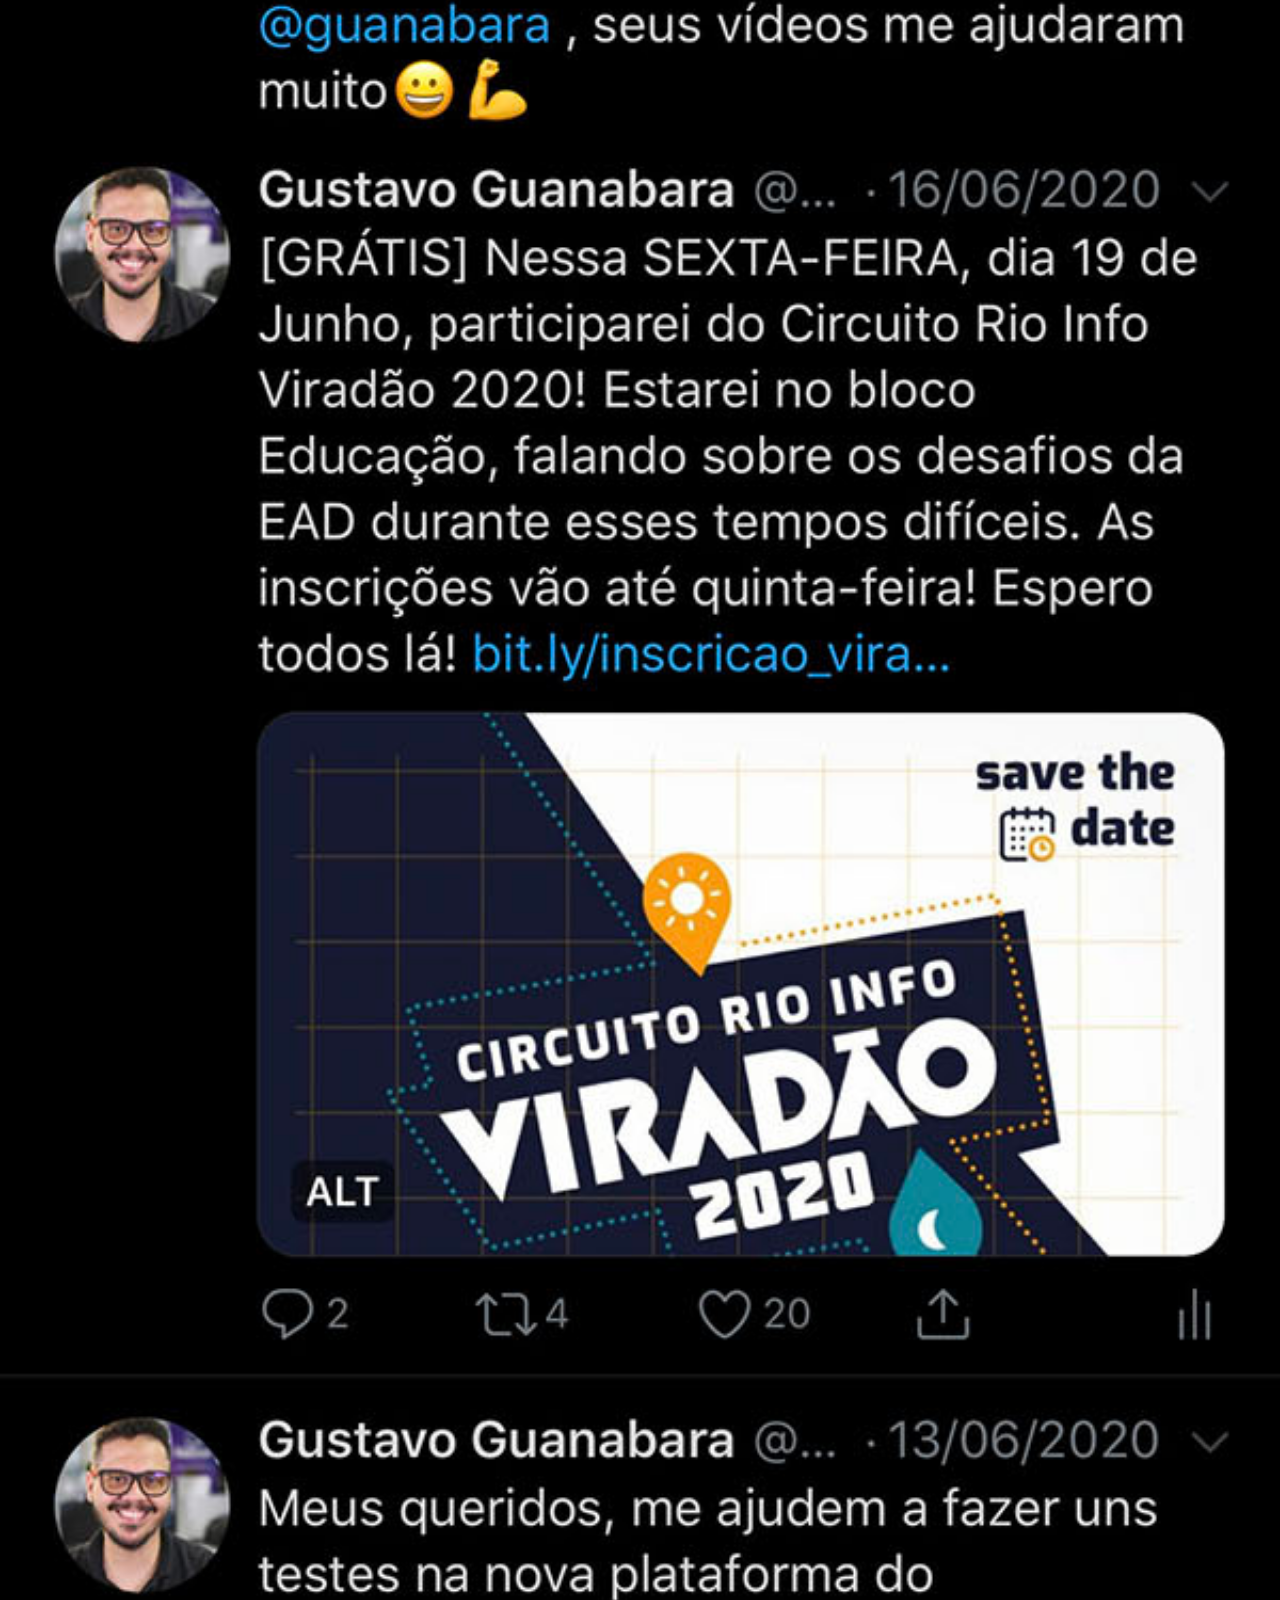
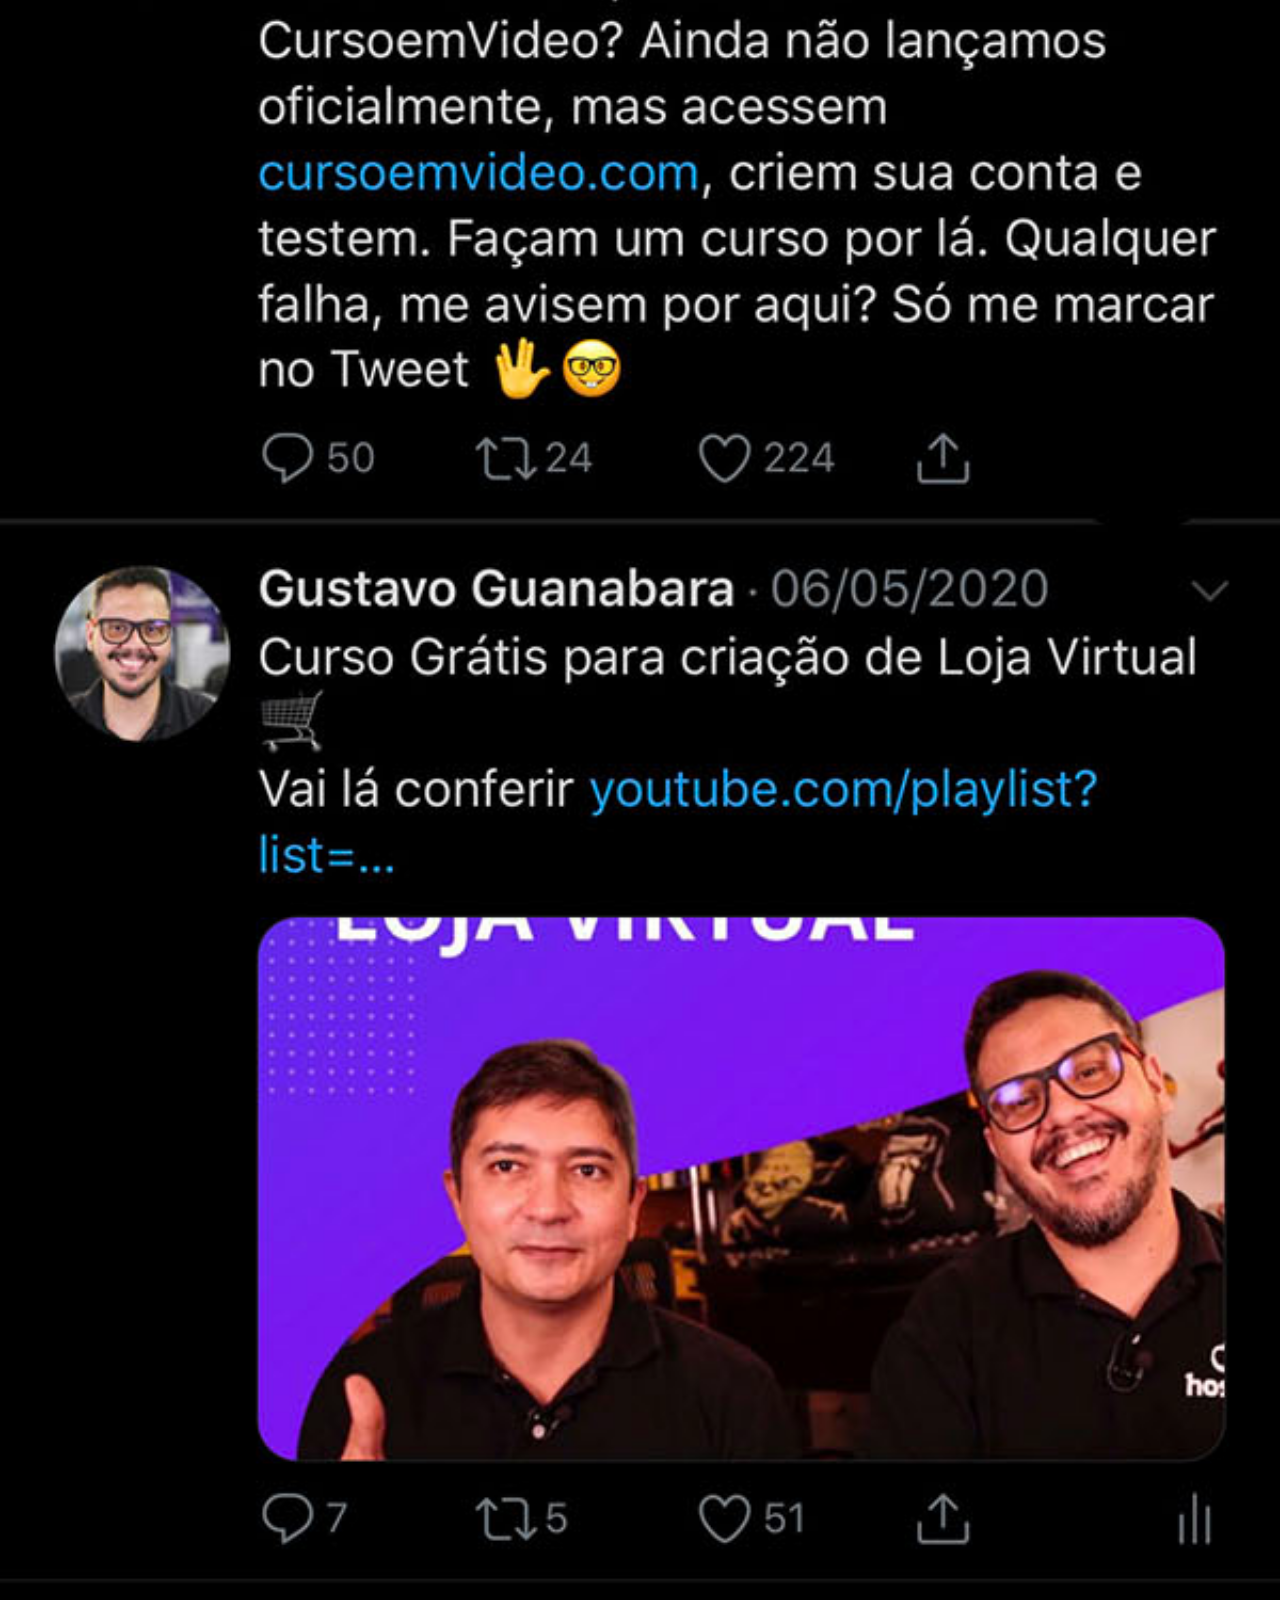
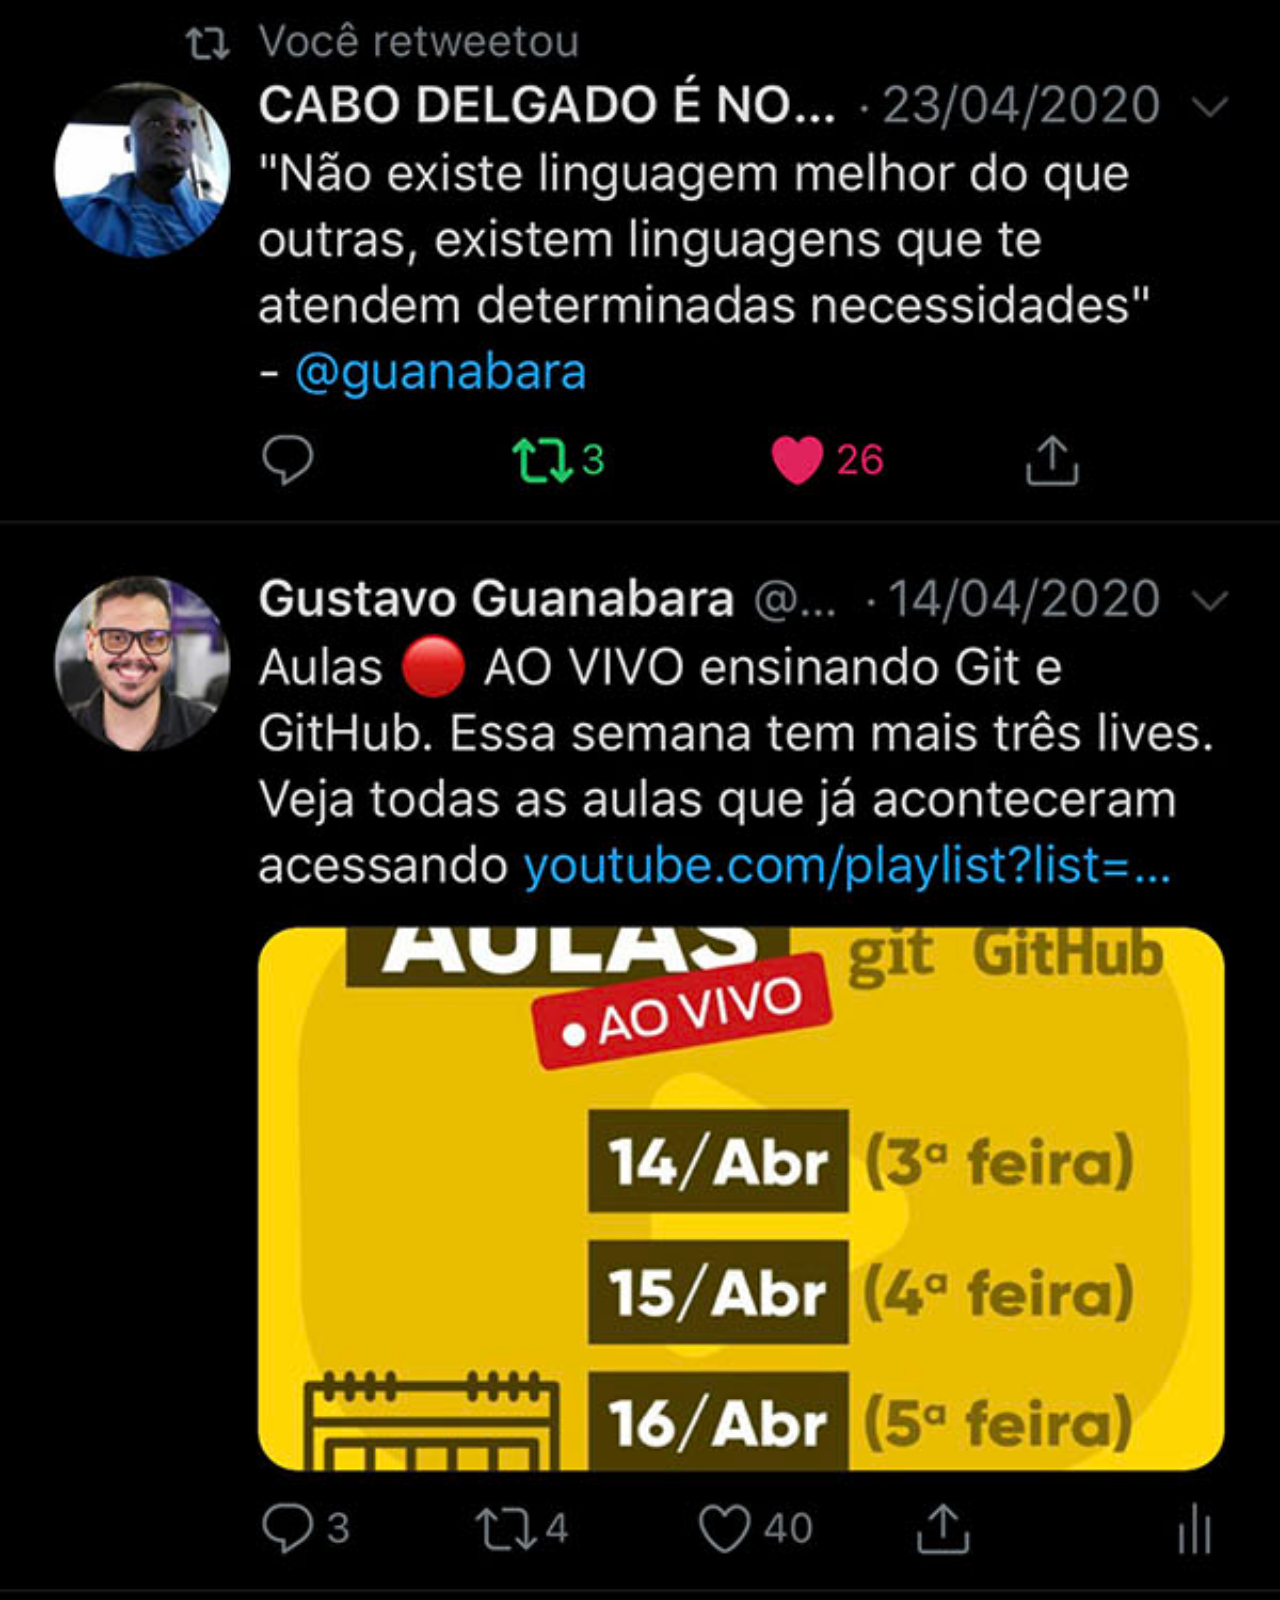
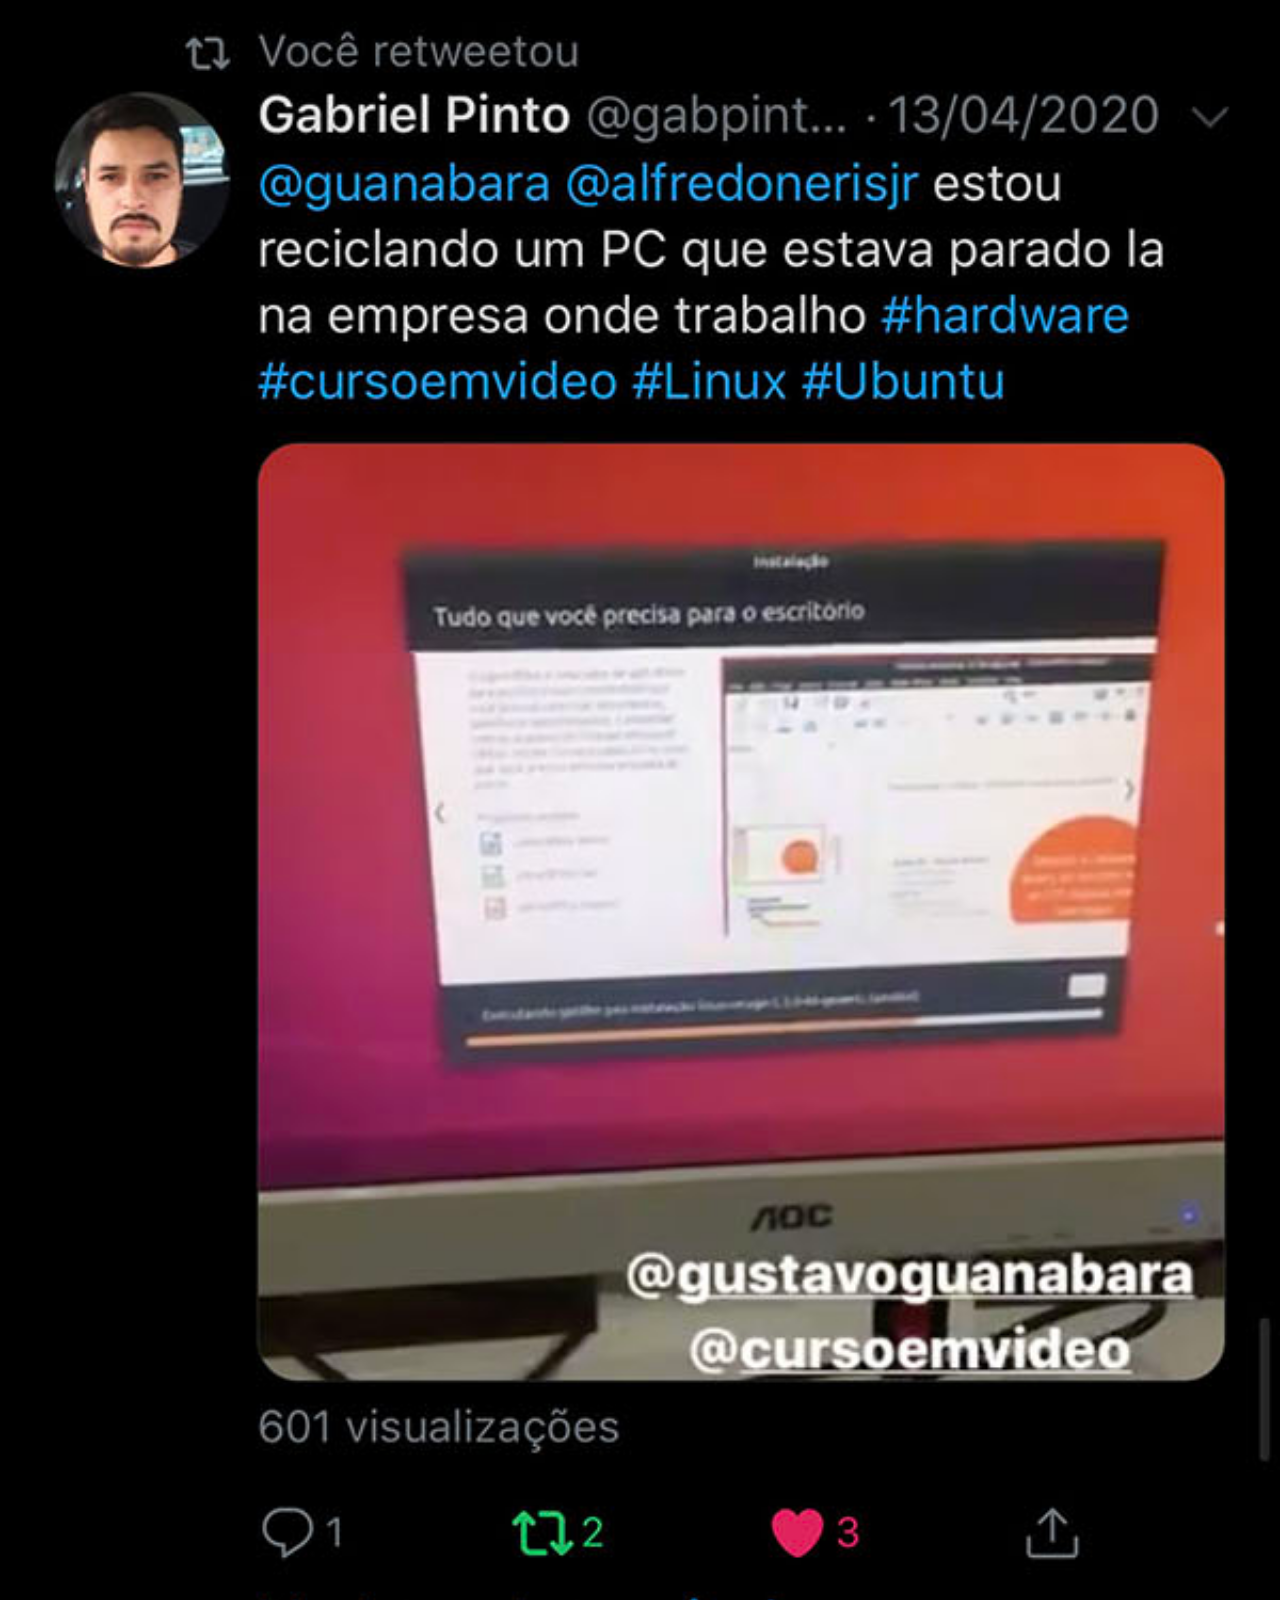
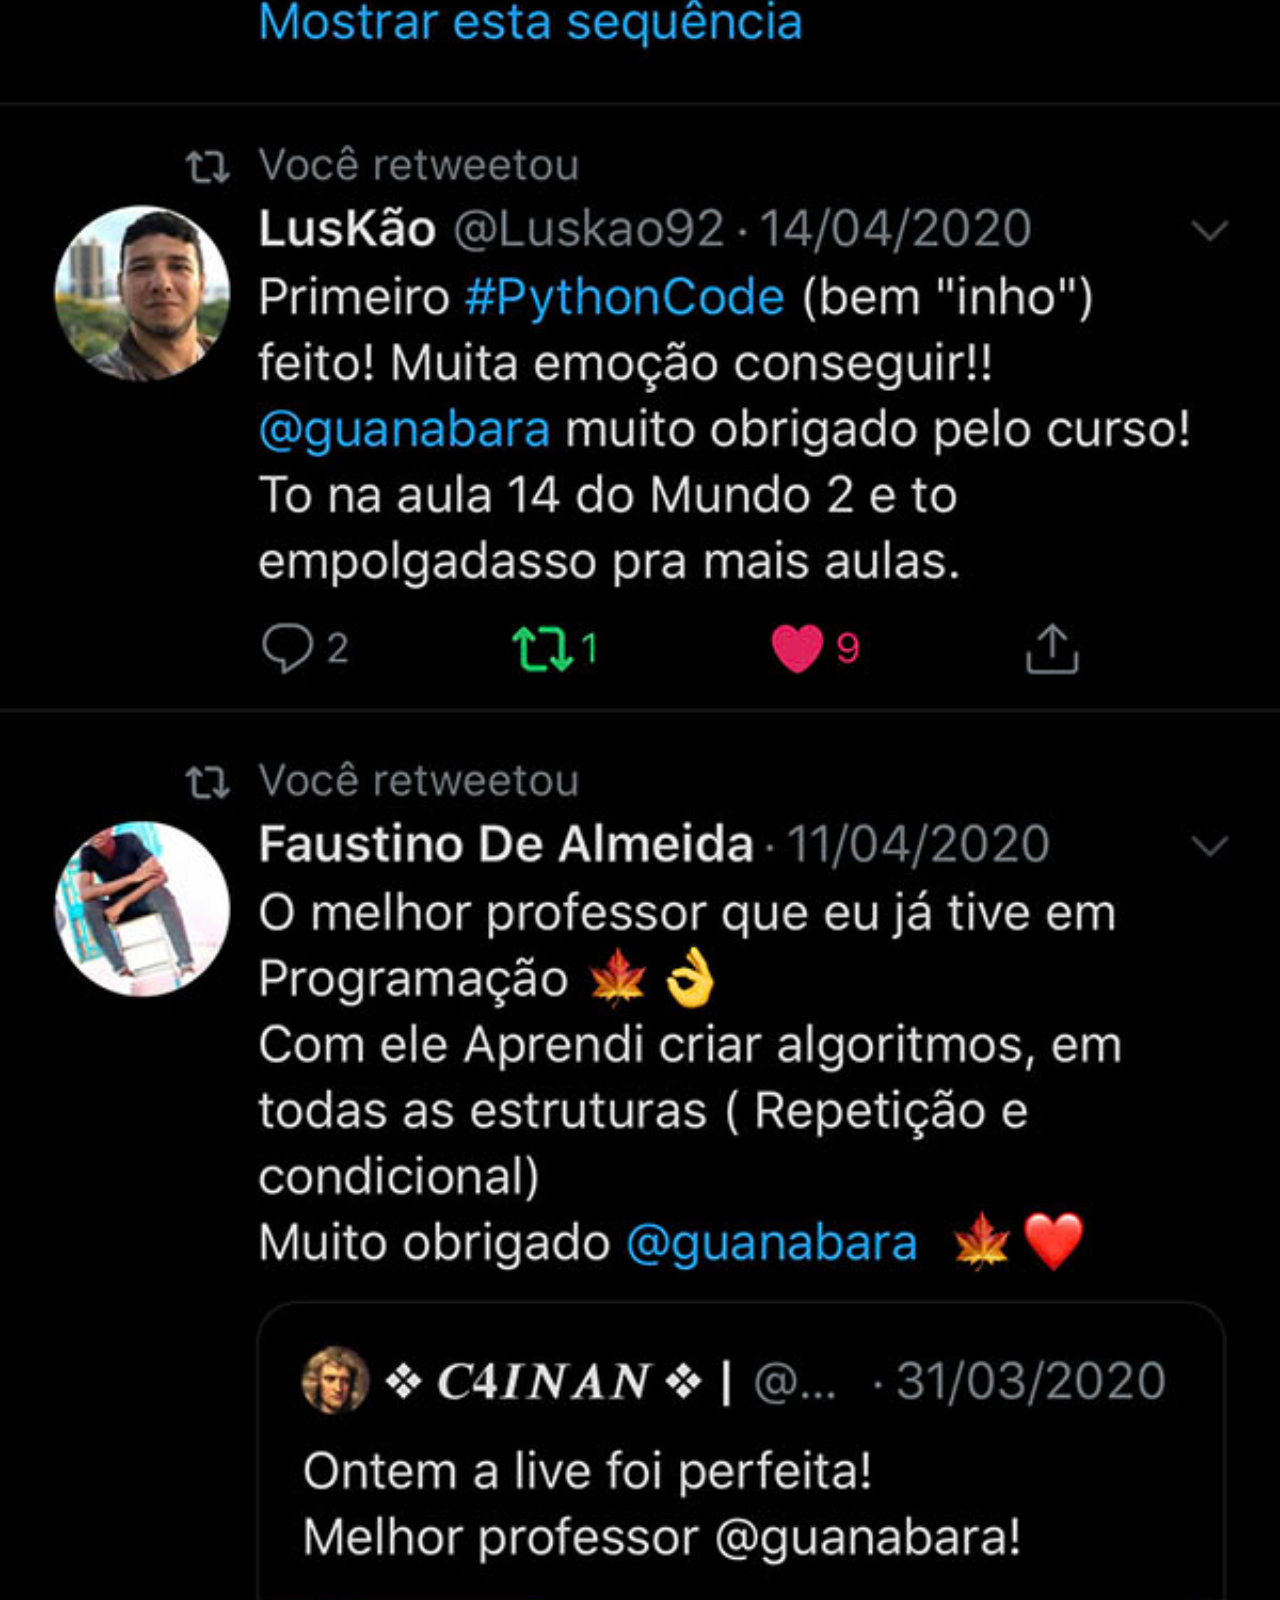
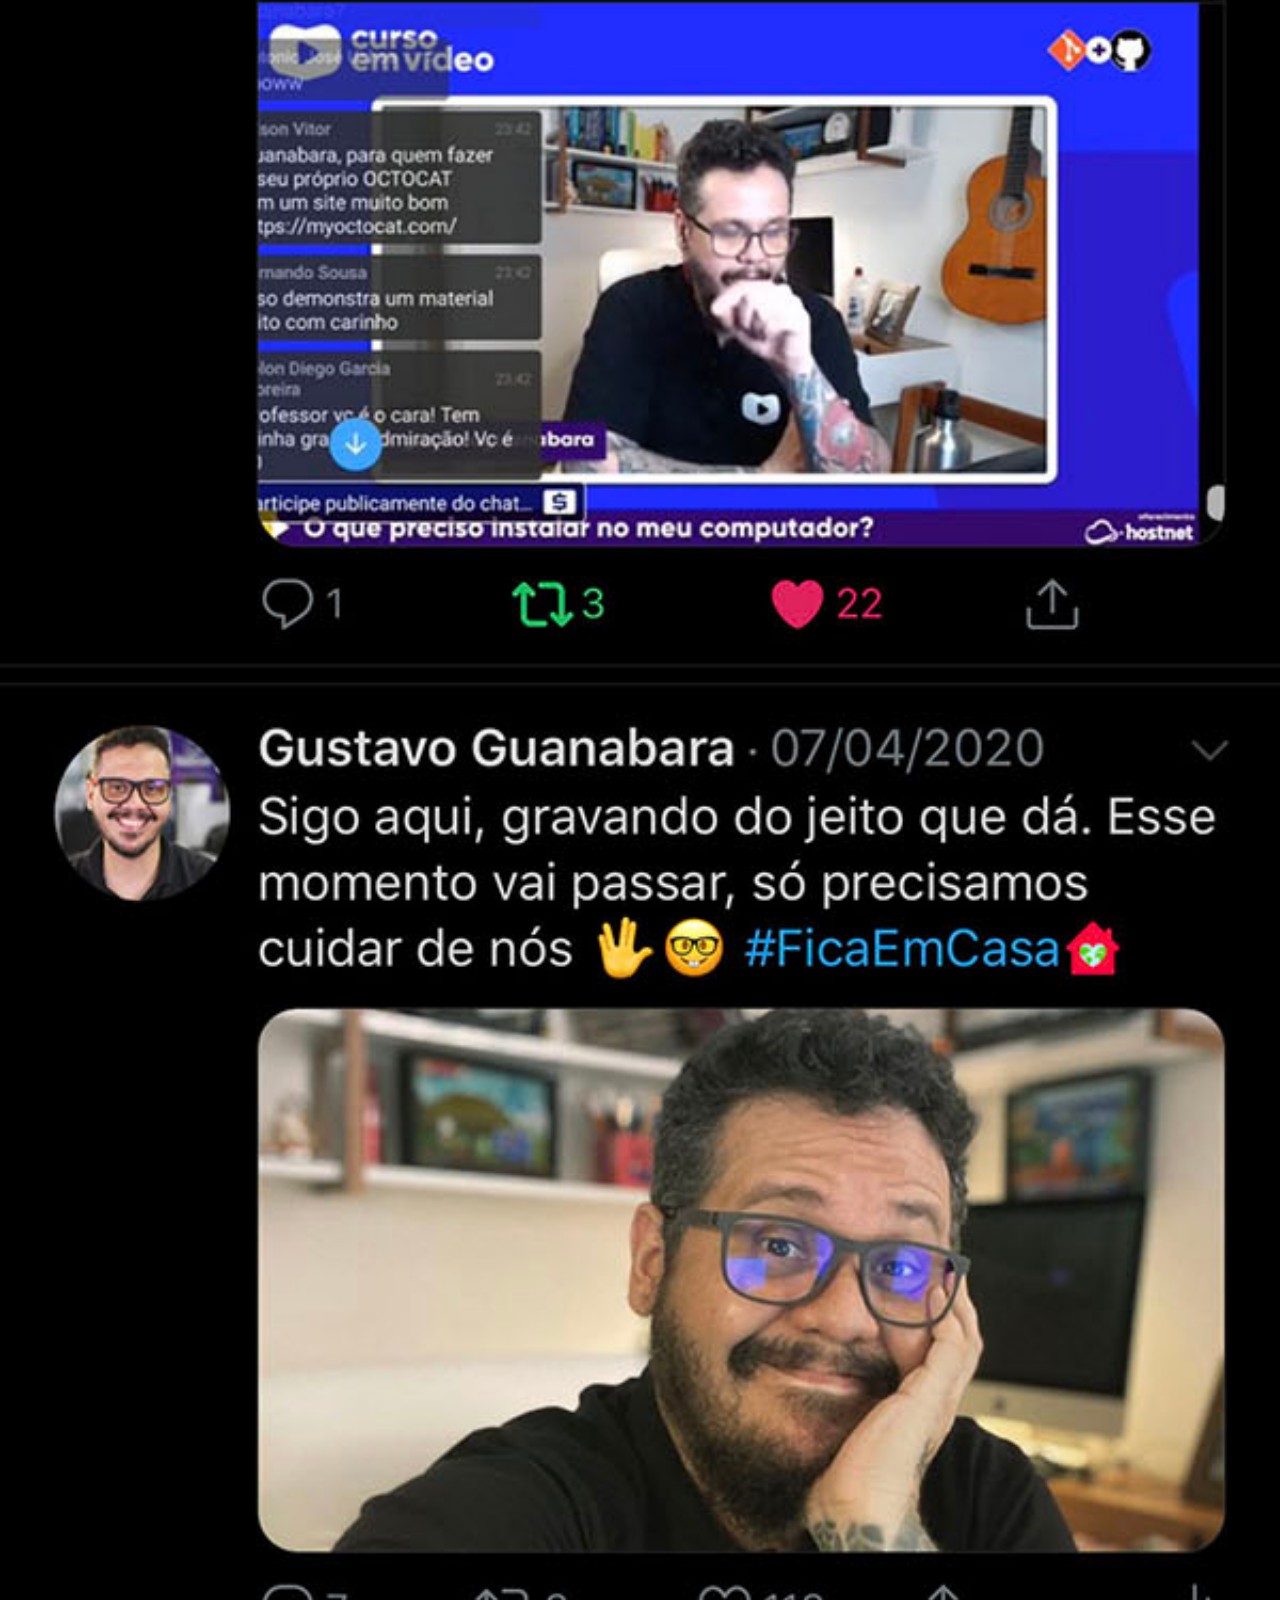
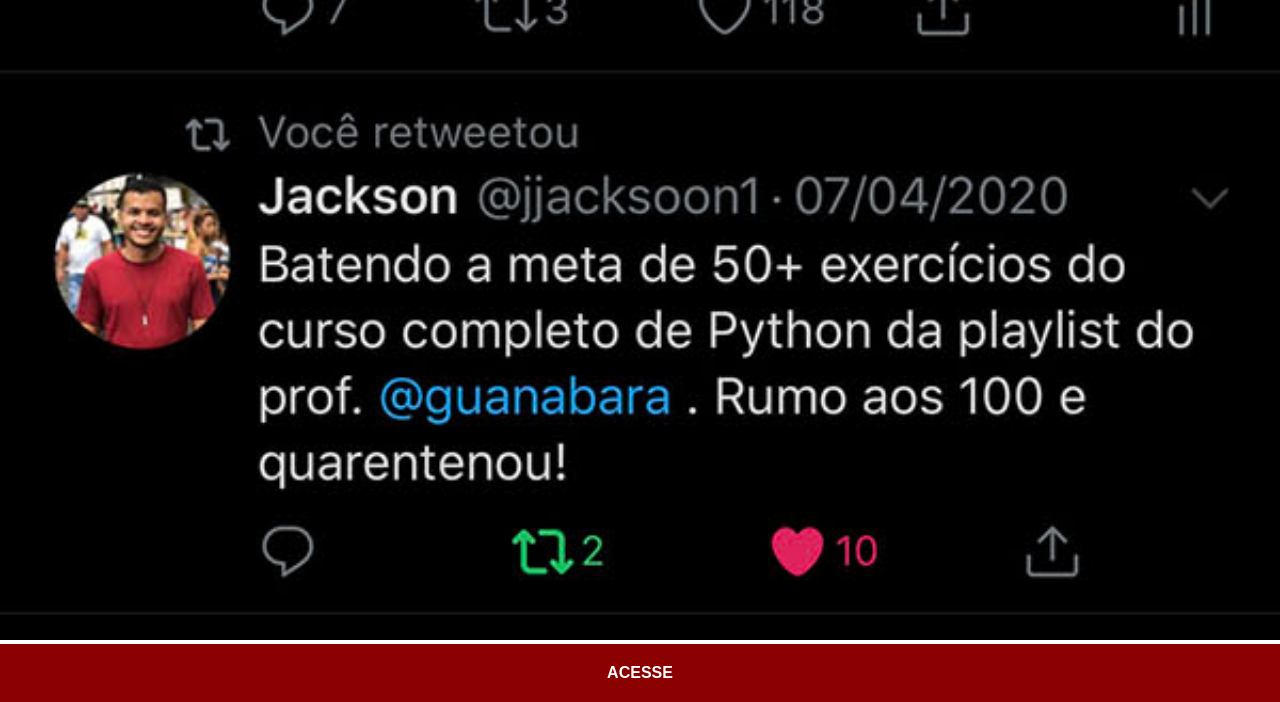
<file: twitter.html>
<!DOCTYPE html>
<html lang="pt-br">
<head>
    <meta charset="UTF-8">
    <meta name="viewport" content="width=device-width, initial-scale=1.0">
    <title>Twitter</title>
    <link rel="stylesheet" href="estilos/social.css".css">
</head>
<body>
    <img src="imagens/tela-twitter.jpg" alt="Twitter">
    <a href="https://www.instagram.com/gustavoguanabara/" target="_blank">ACESSE</a>
</body>
</html>
</file>
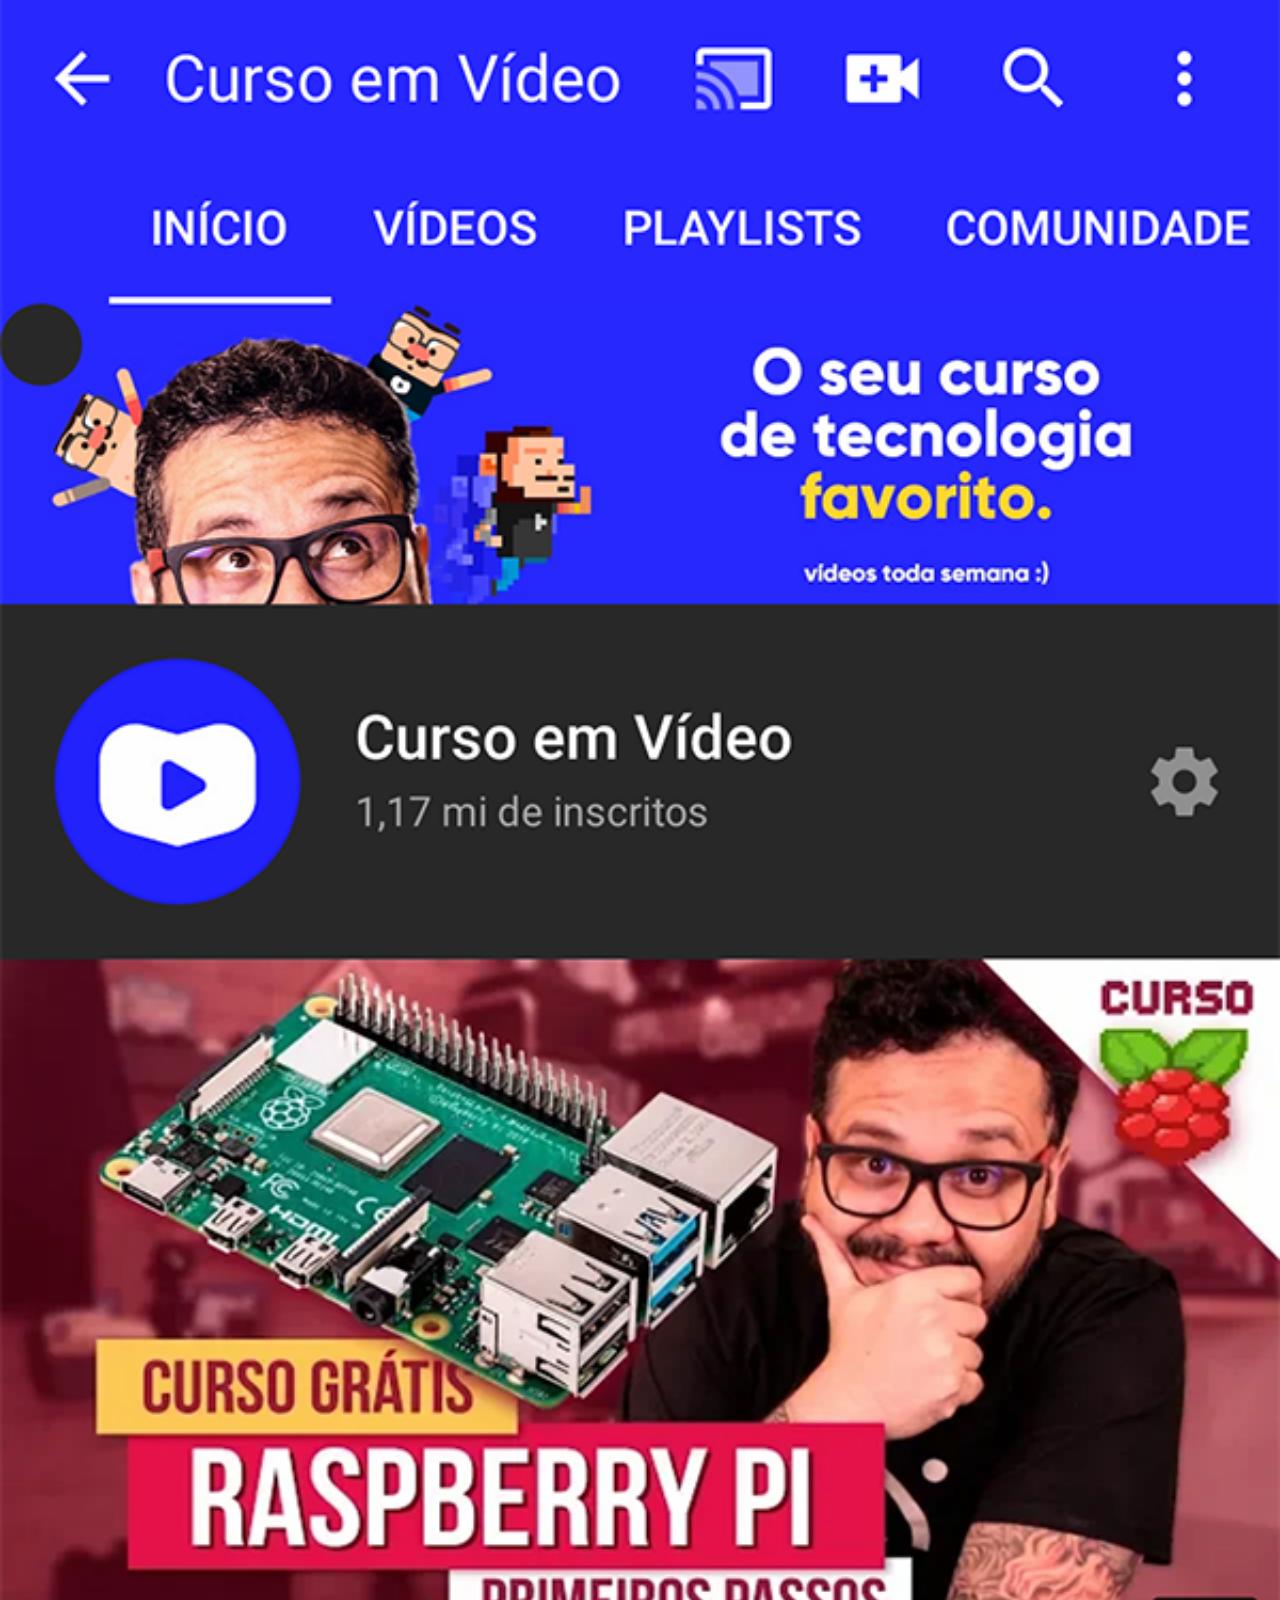
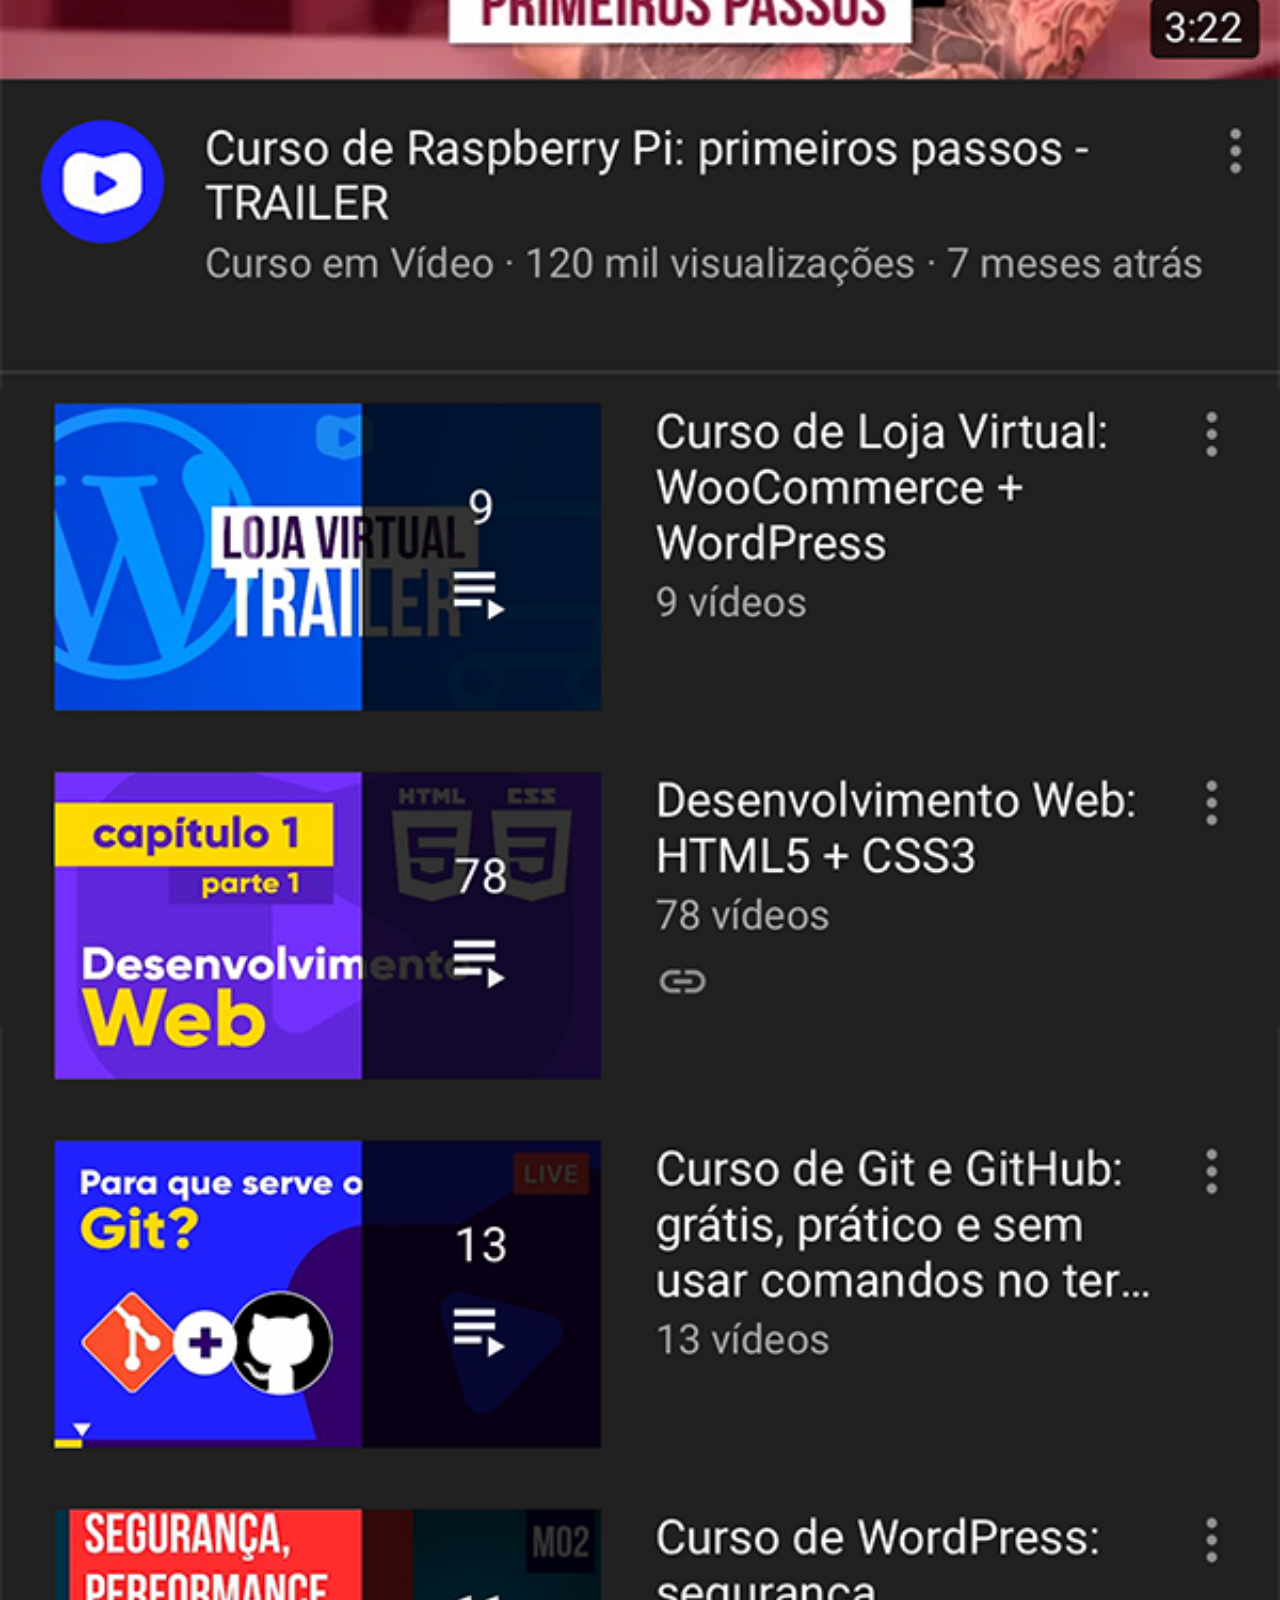
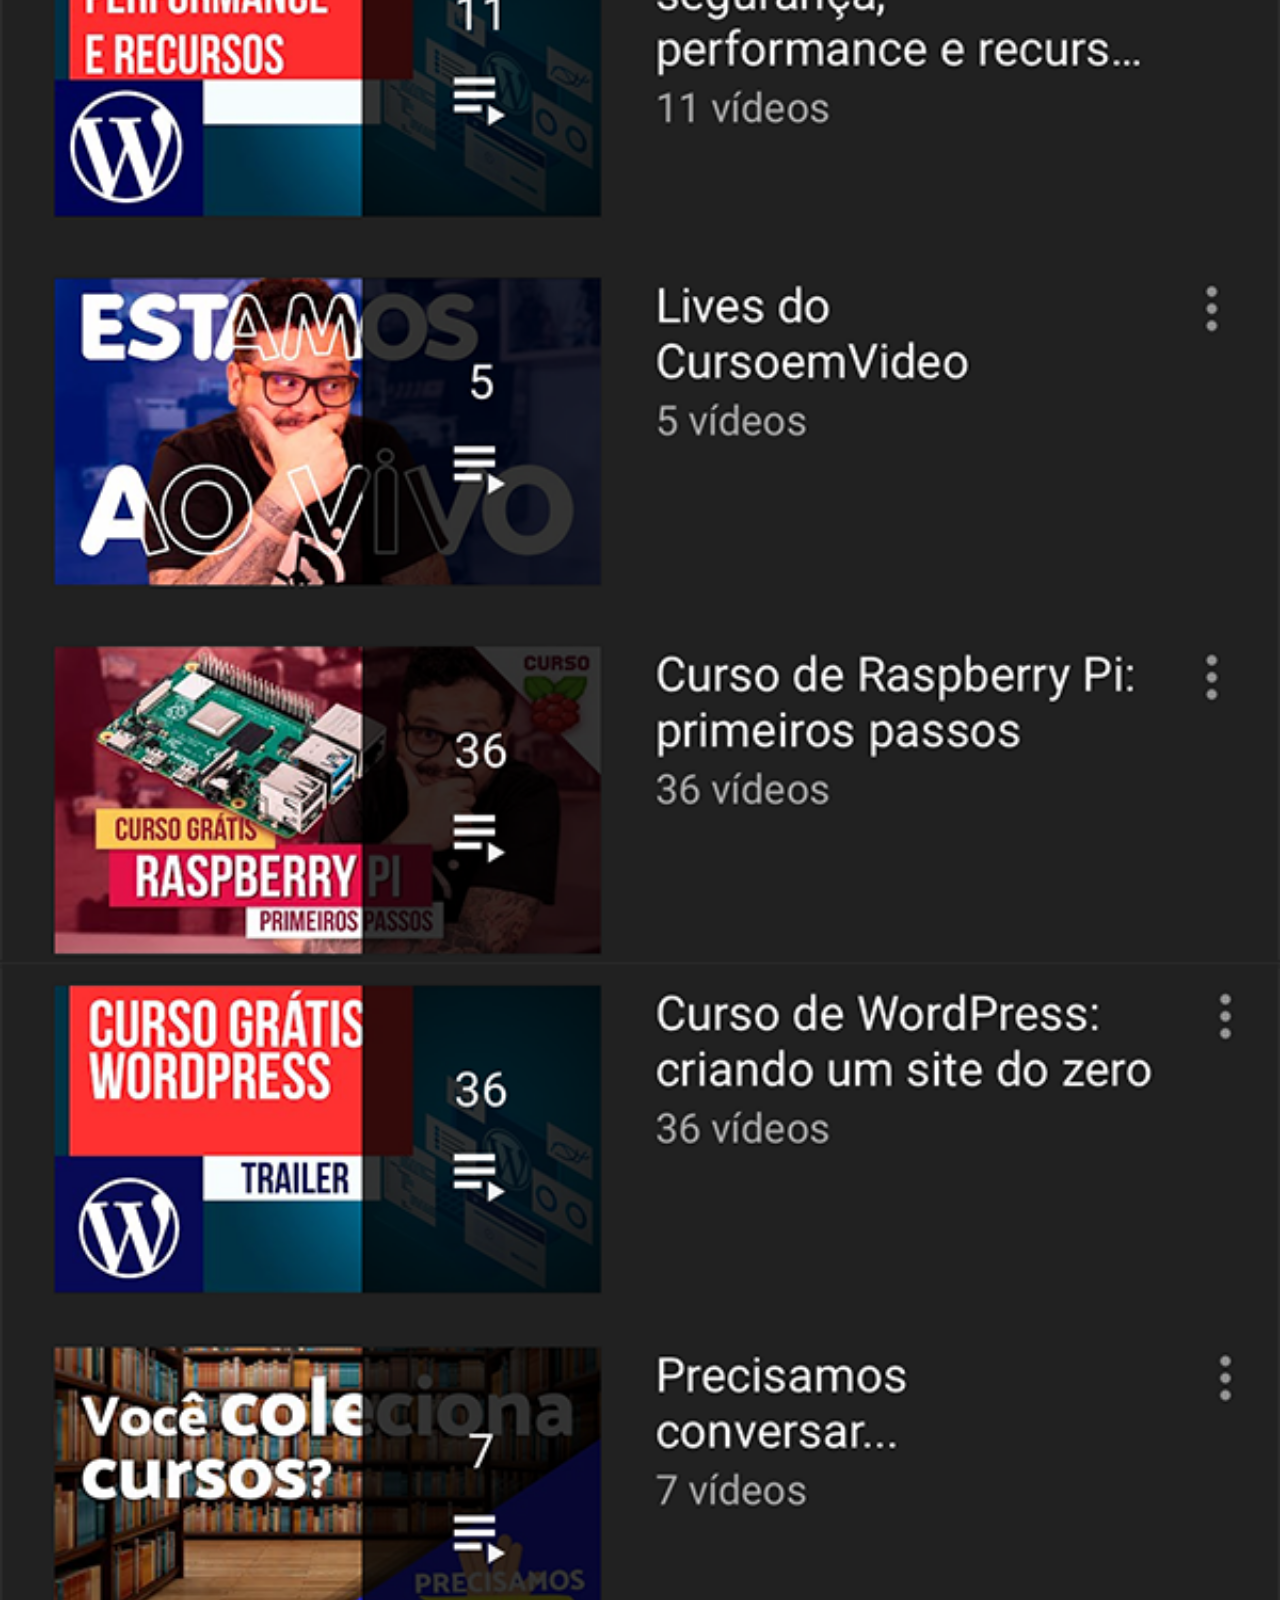
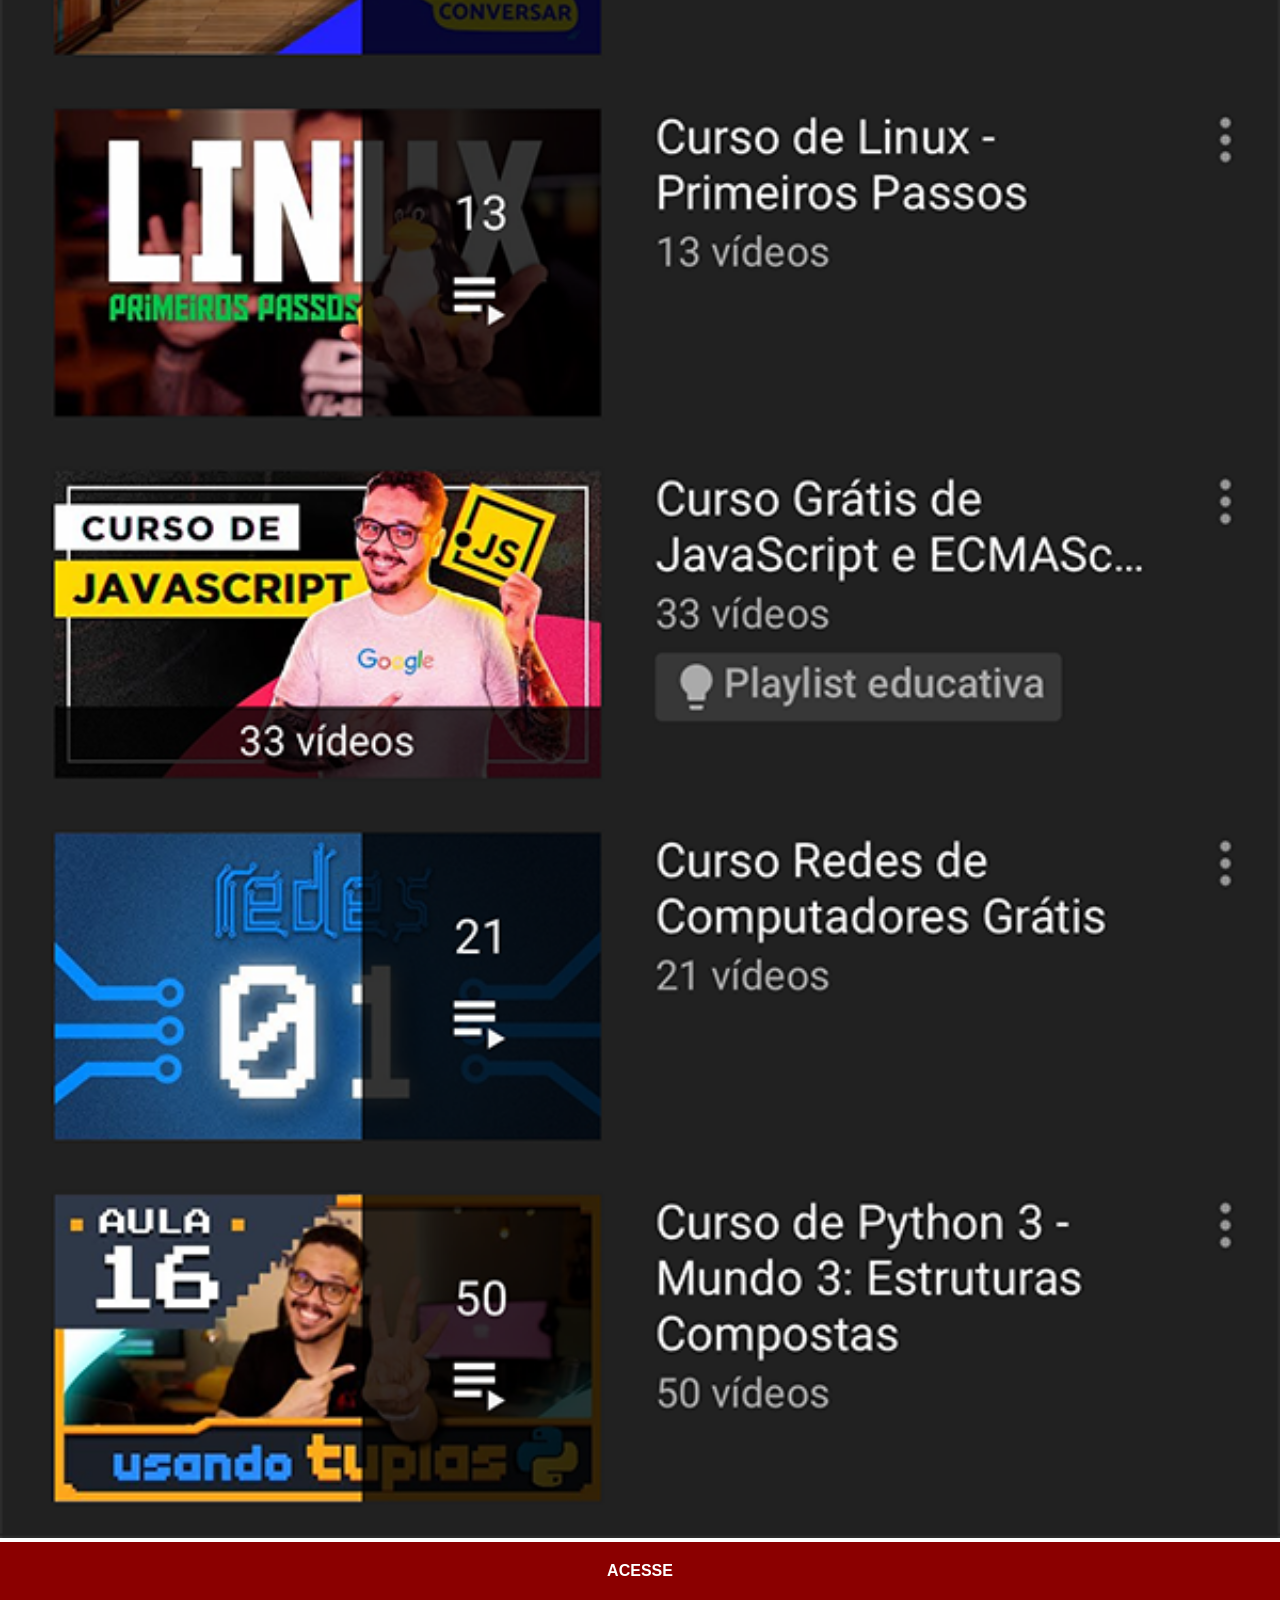
<file: youtube.html>
<!DOCTYPE html>
<html lang="pt-br">
<head>
    <meta charset="UTF-8">
    <meta name="viewport" content="width=device-width, initial-scale=1.0">
    <title>Youtube</title>
    <link rel="stylesheet" href="/estilos/social.css">
</head>
<body>
    <img src="imagens/tela-youtube.png" alt="Youtube">
    <a href="https://www.youtube.com/@CursoemVideo/playlists" target="_blank">ACESSE</a>
</body>
</html>
</file>
<file: estilos/style.css>
@charset "UTF-8";

* {
    margin: 0px;
    padding: 0px;
    font-family: Arial, Helvetica, sans-serif;
}

html, body {
    height: 100vh;
    width: 100vw;
    background-color: black;
}

body {
    background: url('../imagens/fundo-madeira.jpg') no-repeat top center;
    background-size: cover;
    background-attachment: fixed;
}

main {
    height: 100vh;
    position: relative;
}

section#telefone {
    position: absolute;
    top: 50%;
    left: 50%;
    transform: translate(-50%, -50%);

    height: 627px;
    width: 311px;
    background: url('../imagens/frame-iphone.png') no-repeat;
}

iframe#tela {
    position: relative;
    top: 80px;
    left: 22px;
    width: 267px;
    height: 471px;
}

section#redes-sociais {
    text-align: right;
}

section#redes-sociais img {
    width: 50px;
    margin: 10px;
    border-radius: 50%;
    box-shadow: 2px 2px 5px rgba(0, 0, 0, 0.400);
    box-sizing: border-box;
}

section#redes-sociais img:hover {
    border: 2px solid rgba(255, 255, 255, 0.637);
    transform: translate(-3px, -3px);
    box-shadow: 5px 5px 10px rgba(0, 0, 0, 0.623);
    transition: transform .3s, border 1s;
}
</file>
<file: estilos/social.css>
@charset "UTF-8";

* {
    margin: 0px;
    padding: 0px;
    font-family: Arial, Helvetica, sans-serif;
}

::-webkit-scrollbar {
    width: 0px;
    height: 0px;
}

img {
    width: 100vw;
}
a {
    display: block;
    background-color: darkred;
    color: white;
    padding: 20px;
    text-align: center;
    font-weight: bolder;
    text-decoration: none;
}

a:hover {
    background-color: red;
}
</file>
